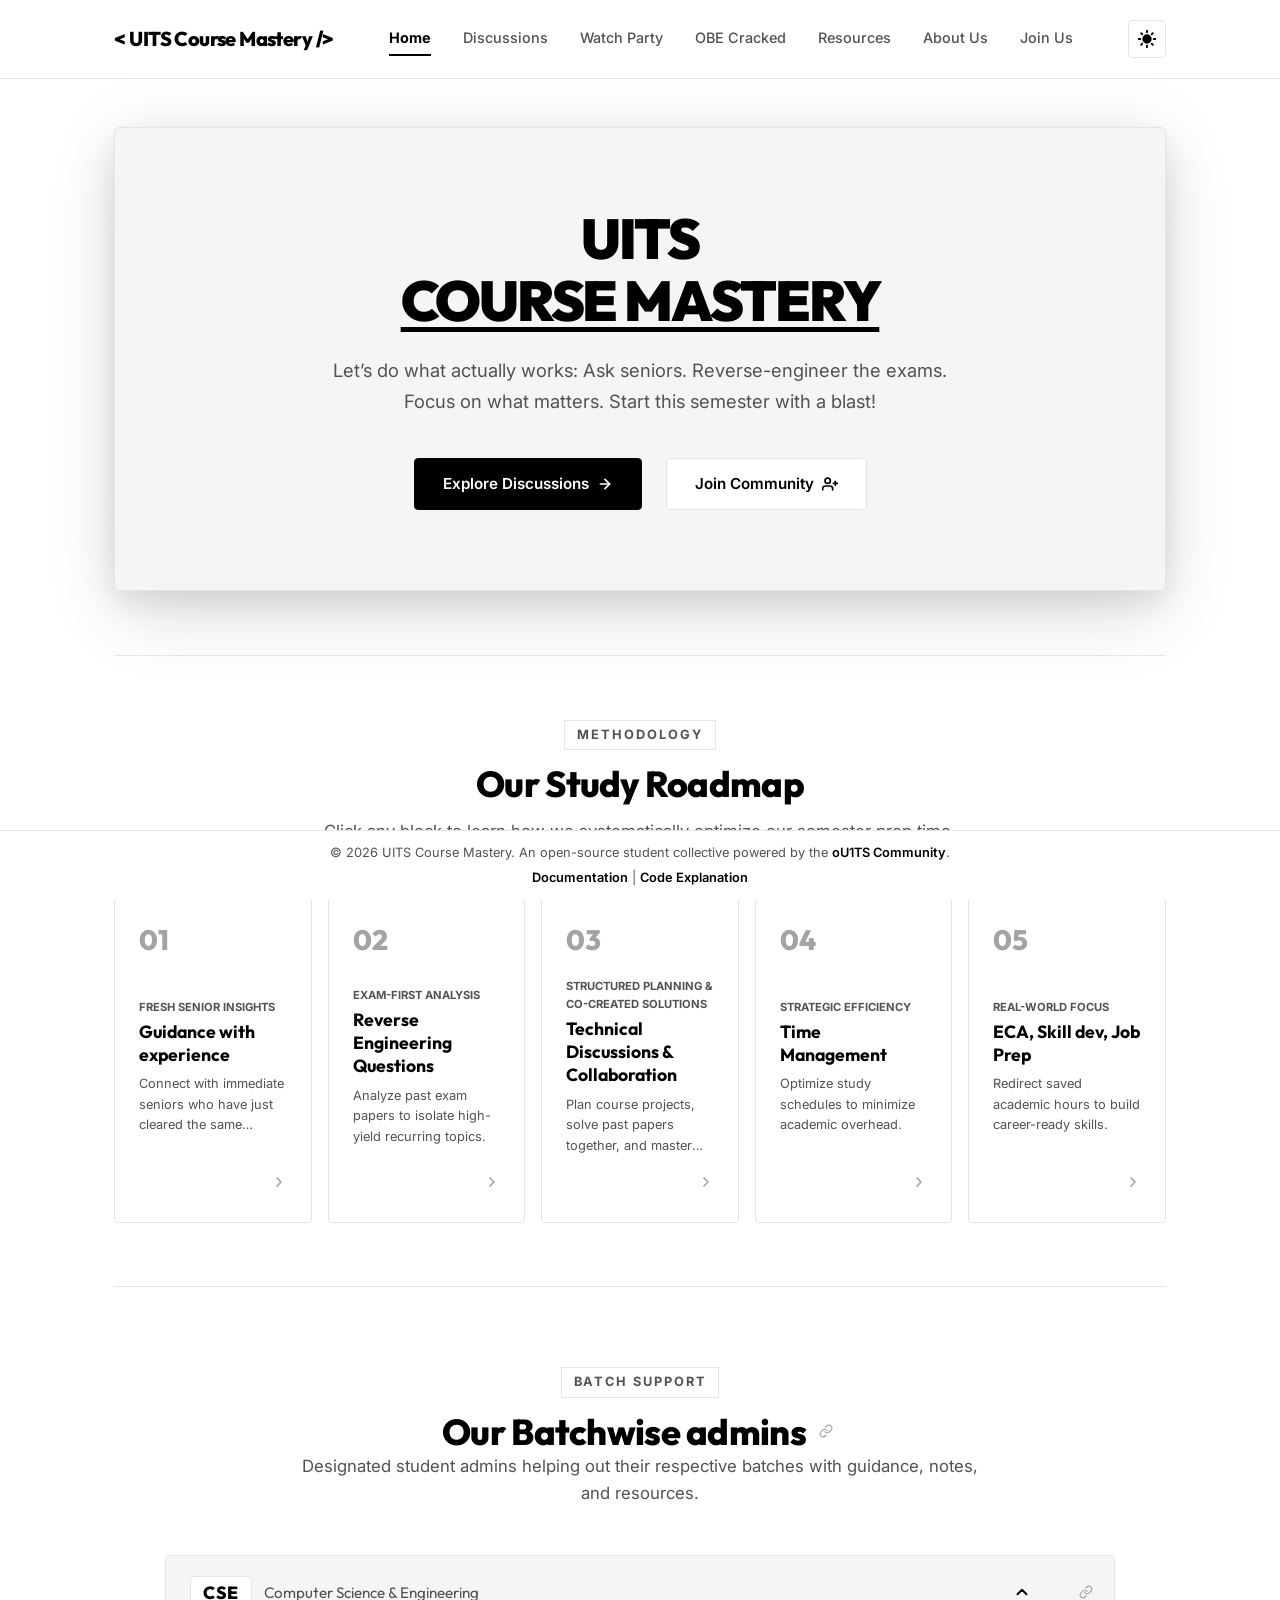
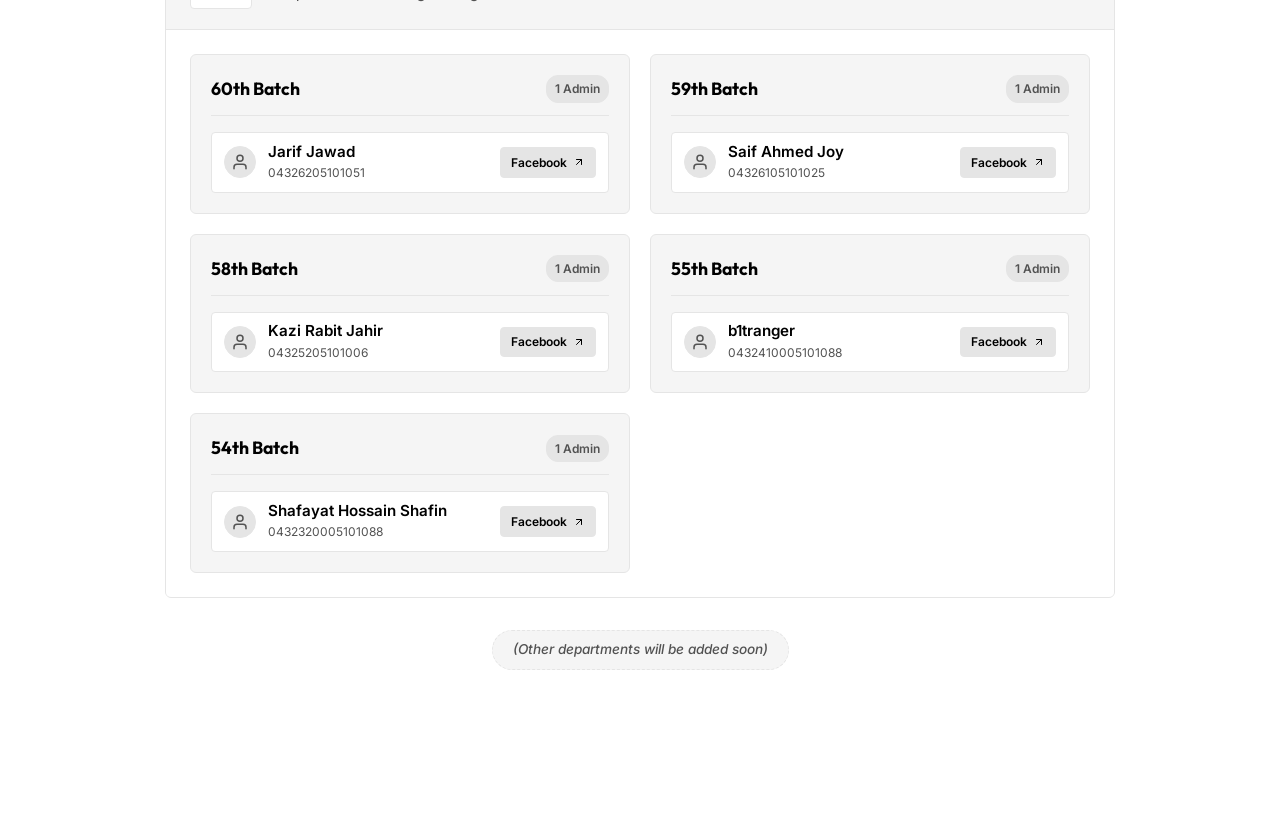
<file: index.html>
<!DOCTYPE html>
<html lang="en">

<head>
  <meta charset="UTF-8">
  <meta name="viewport" content="width=device-width, initial-scale=1.0">
  <meta name="description"
    content="UITS Course Mastery - A student-led community initiative under the oU1TS banner. Seniors guide juniors by reverse-engineering past exam papers to maximize study efficiency and focus on career skills.">
  <meta name="author" content="oU1TS Community">
  <title>UITS Course Mastery</title>

  <!-- Google Fonts: Outfit (headings) and Inter (body) -->
  <link rel="preconnect" href="https://fonts.googleapis.com">
  <link rel="preconnect" href="https://fonts.gstatic.com" crossorigin>
  <link
    href="https://fonts.googleapis.com/css2?family=Inter:wght@300;400;500;600;700&family=Outfit:wght@500;600;700;800;900&display=swap"
    rel="stylesheet">

  <!-- Custom CSS Stylesheet -->
  <link rel="stylesheet" href="style.css">
</head>

<body>
  <!-- Premium Header and Navigation -->
  <header class="header">
    <div class="header-container">
      <a href="#home" class="logo" aria-label="UITS Course Mastery Portal Home">
        <span class="logo-accent">&lt;</span>UITS Course Mastery<span class="logo-accent">/&gt;</span>
      </a>

      <!-- Navigation Drawer Links -->
      <nav class="nav" id="main-nav" aria-label="Main Navigation">
        <a href="#home" class="nav-link active" data-section="home">Home</a>
        <a href="#discussions" class="nav-link" data-section="discussions">Discussions</a>
        <a href="#watch-party" class="nav-link" data-section="watch-party">Watch Party</a>
        <a href="obe_cracked.html" class="nav-link">OBE Cracked</a>
        <a href="#resources" class="nav-link" data-section="resources">Resources</a>
        <a href="#about" class="nav-link" data-section="about">About Us</a>
        <a href="#join" class="nav-link" data-section="join">Join Us</a>
      </nav>

      <!-- Theme Switcher Control -->
      <button id="theme-toggle-btn" class="theme-toggle-btn" aria-label="Toggle Theme">
        <!-- Sun SVG (Vibrant Mode) -->
        <svg class="theme-icon sun-icon" viewBox="0 0 24 24" fill="none" stroke="currentColor" stroke-width="2.5"
          stroke-linecap="round" stroke-linejoin="round">
          <circle cx="12" cy="12" r="5"></circle>
          <line x1="12" y1="1" x2="12" y2="3"></line>
          <line x1="12" y1="21" x2="12" y2="23"></line>
          <line x1="4.22" y1="4.22" x2="5.64" y2="5.64"></line>
          <line x1="18.36" y1="18.36" x2="19.78" y2="19.78"></line>
          <line x1="1" y1="12" x2="3" y2="12"></line>
          <line x1="21" y1="12" x2="23" y2="12"></line>
          <line x1="4.22" y1="19.78" x2="5.64" y2="18.36"></line>
          <line x1="18.36" y1="5.64" x2="19.78" y2="4.22"></line>
        </svg>
        <!-- Moon SVG (Dark Mode Default) -->
        <svg class="theme-icon moon-icon" viewBox="0 0 24 24" fill="none" stroke="currentColor" stroke-width="2.5"
          stroke-linecap="round" stroke-linejoin="round">
          <path d="M21 12.79A9 9 0 1 1 11.21 3 7 7 0 0 0 21 12.79z"></path>
        </svg>
      </button>

      <!-- Mobile Hamburger Button Toggle -->
      <button class="mobile-menu-toggle" id="mobile-toggle" aria-label="Toggle Mobile Menu Menu" aria-expanded="false"
        aria-controls="main-nav">
        <span class="bar"></span>
        <span class="bar"></span>
        <span class="bar"></span>
      </button>
    </div>
  </header>

  <!-- Main SPA Rendering Container -->
  <main class="main-content" id="content-app">
    <!-- View content is injected here dynamically from render.js and app.js -->
  </main>

  <!-- Global Footer -->
  <footer class="footer">
    <div class="footer-container">
      <p>&copy; 2026 UITS Course Mastery. An open-source student collective powered by the <a
          href="https://ou1ts.github.io/" target="_blank" rel="noopener noreferrer">oU1TS Community</a>.</p>
      <p class="footer-links">

        <a href="render.html?file=documentation.md" rel="noopener noreferrer">Documentation</a> |
        <a href="render.html?file=explain.md" rel="noopener noreferrer">Code Explanation</a>
      </p>
    </div>
  </footer>

  <!-- Floating Overlay Roadmap Modal Window -->
  <div id="roadmap-modal" class="modal-overlay" aria-hidden="true" role="dialog">
    <div class="modal-wrapper">
      <div class="modal-header">
        <span id="modal-tag" class="modal-tag">Step Detail</span>
        <button id="modal-close-btn" class="modal-close-btn" aria-label="Close modal window">&times;</button>
      </div>
      <div class="modal-body">
        <h3 id="modal-title" class="modal-title">Step Title</h3>
        <p id="modal-description" class="modal-description">Deep purpose and description goes here...</p>
        <div id="modal-links" class="modal-links"></div>
      </div>
    </div>
  </div>

  <!-- Modal for selecting related lectures -->
  <div id="lecture-select-modal" class="modal-overlay" aria-hidden="true" role="dialog">
    <div class="modal-wrapper select-modal-wrapper" style="max-width: 450px;">
      <div class="modal-header">
        <span class="modal-tag">Multiple Lectures</span>
        <button id="lecture-modal-close-btn" class="modal-close-btn" aria-label="Close modal">&times;</button>
      </div>
      <div class="modal-body">
        <h3 class="modal-title" style="font-size: 1.4rem; margin-bottom: 0.5rem;">Select Related Lecture</h3>
        <p class="modal-description" style="margin-bottom: 1.5rem; font-size: 0.9rem;">This resource relates to multiple
          study sessions. Please choose one to view:</p>
        <div id="lecture-links-list" class="modal-links"
          style="flex-direction: column; align-items: stretch; margin-top: 0; padding-top: 0; border-top: none; gap: 0.75rem;">
          <!-- Links populated dynamically -->
        </div>
      </div>
    </div>
  </div>

  <!-- Modal for selecting notes when multiple exist -->
  <div id="notes-select-modal" class="modal-overlay" aria-hidden="true" role="dialog">
    <div class="modal-wrapper select-modal-wrapper" style="max-width: 480px;">
      <div class="modal-header">
        <span class="modal-tag">Multiple Notes</span>
        <button id="notes-modal-close-btn" class="modal-close-btn" aria-label="Close modal">&times;</button>
      </div>
      <div class="modal-body">
        <h3 id="notes-modal-title" class="modal-title" style="font-size: 1.4rem; margin-bottom: 0.5rem;">Select Lecture
          Notes</h3>
        <p class="modal-description" style="margin-bottom: 1.5rem; font-size: 0.9rem;">Multiple note files are available
          for this session. Please select one to view:</p>
        <div id="notes-links-list" class="modal-links"
          style="flex-direction: column; align-items: stretch; margin-top: 0; padding-top: 0; border-top: none; gap: 0.75rem;">
          <!-- Links populated dynamically -->
        </div>
      </div>
    </div>
  </div>

  <!-- SPA Router and Render Engines -->
  <script src="app.js"></script>
</body>

</html>
</file>
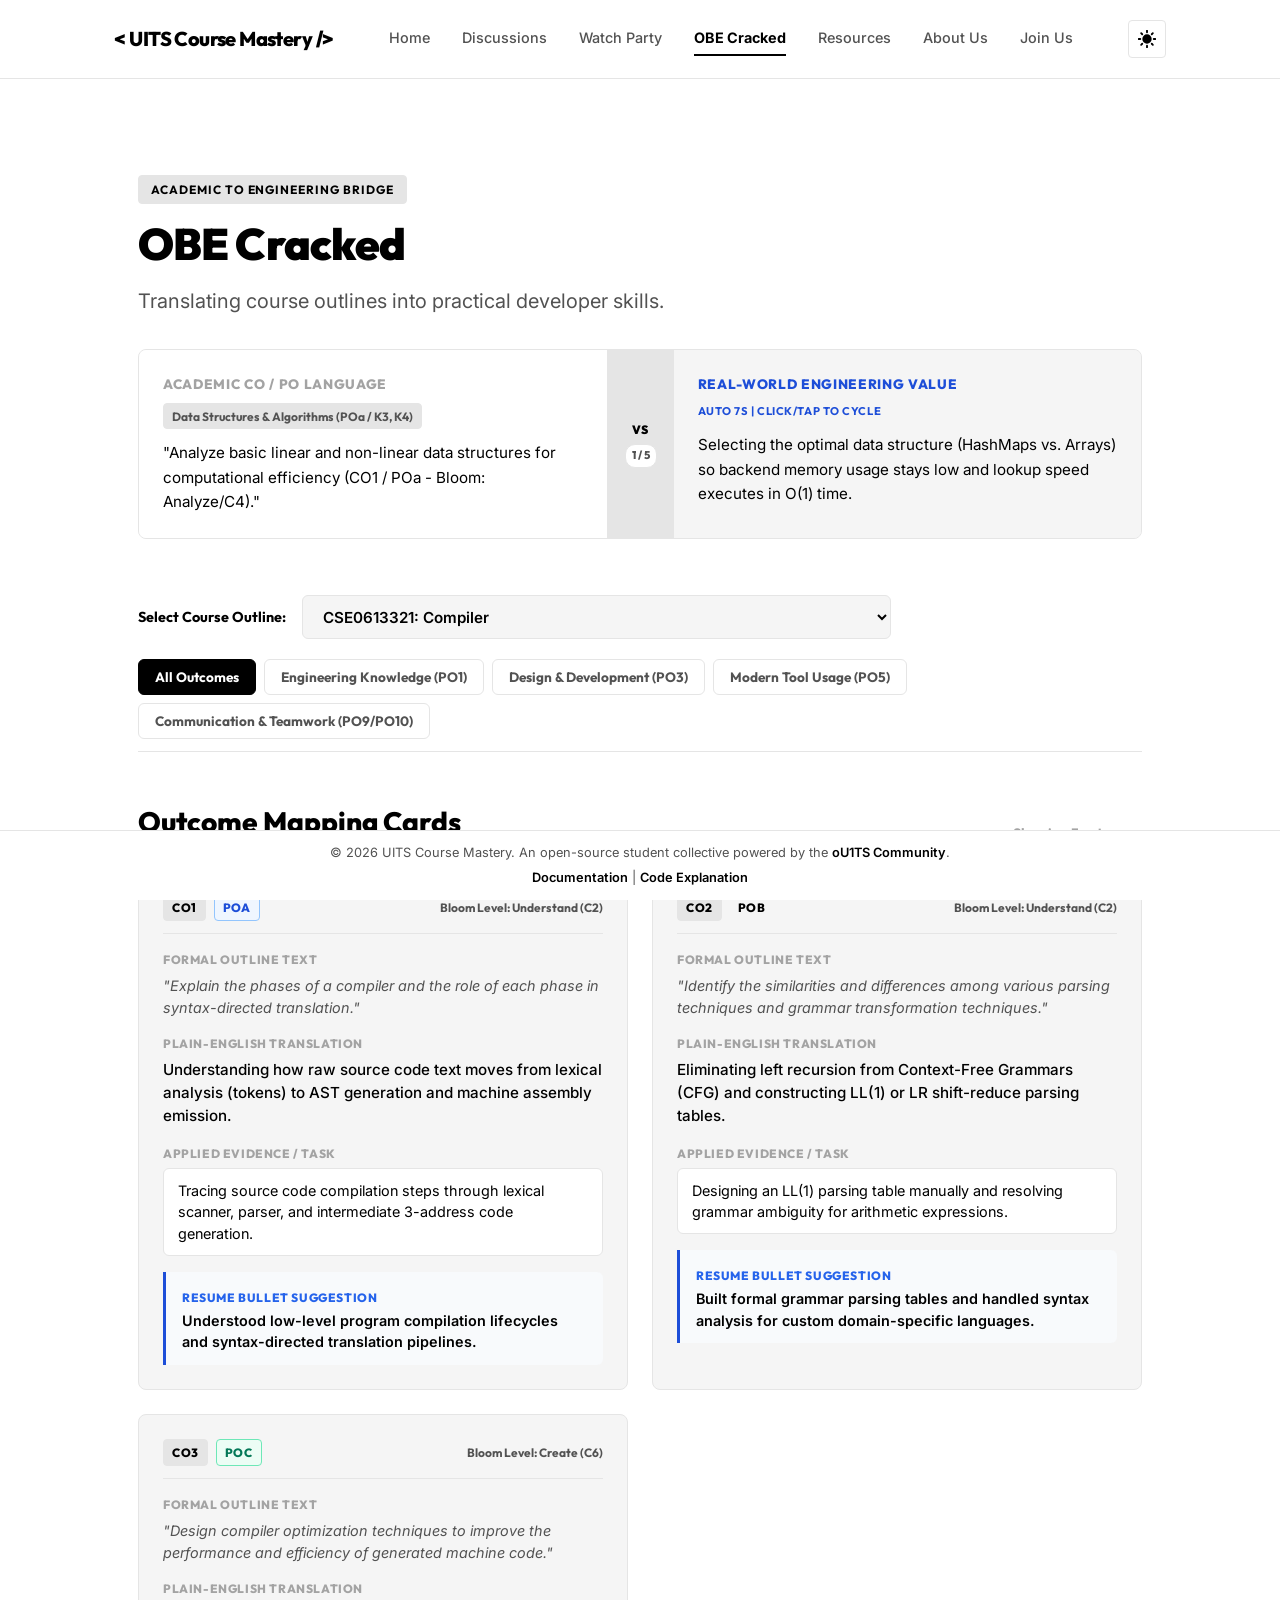
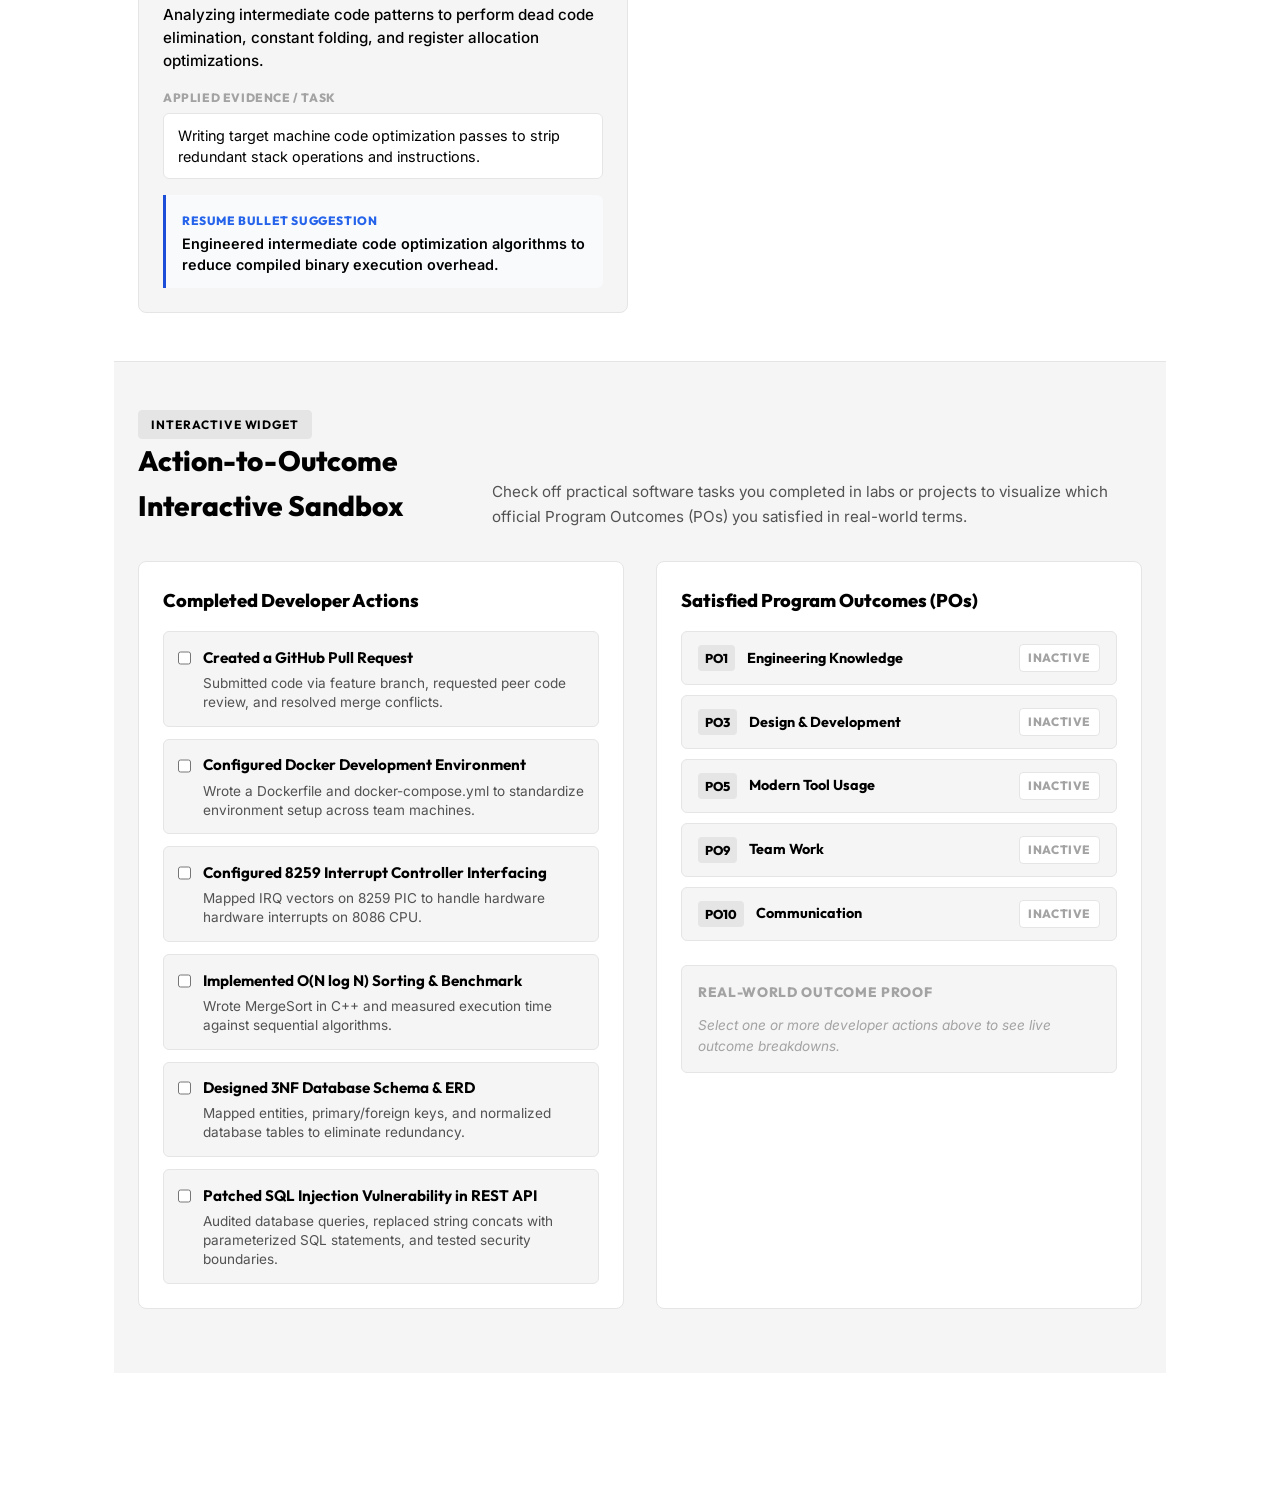
<file: obe_cracked.html>
<!DOCTYPE html>
<html lang="en">

<head>
  <meta charset="UTF-8">
  <meta name="viewport" content="width=device-width, initial-scale=1.0">
  <meta name="description"
    content="OBE Cracked - Translating academic Outcome-Based Education (CO/PO) course outlines into concrete software development practices and resume skills.">
  <meta name="author" content="oU1TS Community">
  <title>OBE Cracked | UITS Course Mastery</title>

  <!-- Google Fonts: Outfit (headings) and Inter (body) -->
  <link rel="preconnect" href="https://fonts.googleapis.com">
  <link rel="preconnect" href="https://fonts.gstatic.com" crossorigin>
  <link
    href="https://fonts.googleapis.com/css2?family=Inter:wght@300;400;500;600;700&family=Outfit:wght@500;600;700;800;900&display=swap"
    rel="stylesheet">

  <!-- Custom CSS Stylesheet -->
  <link rel="stylesheet" href="style.css">
</head>

<body>
  <!-- Header and Navigation -->
  <header class="header">
    <div class="header-container">
      <a href="index.html#home" class="logo" aria-label="UITS Course Mastery Portal Home">
        <span class="logo-accent">&lt;</span>UITS Course Mastery<span class="logo-accent">/&gt;</span>
      </a>

      <!-- Navigation Drawer Links -->
      <nav class="nav" id="main-nav" aria-label="Main Navigation">
        <a href="index.html#home" class="nav-link">Home</a>
        <a href="index.html#discussions" class="nav-link">Discussions</a>
        <a href="index.html#watch-party" class="nav-link">Watch Party</a>
        <a href="obe_cracked.html" class="nav-link active">OBE Cracked</a>
        <a href="index.html#resources" class="nav-link">Resources</a>
        <a href="index.html#about" class="nav-link">About Us</a>
        <a href="index.html#join" class="nav-link">Join Us</a>
      </nav>

      <!-- Theme Switcher Control -->
      <button id="theme-toggle-btn" class="theme-toggle-btn" aria-label="Toggle Theme">
        <!-- Sun SVG (Vibrant Mode) -->
        <svg class="theme-icon sun-icon" viewBox="0 0 24 24" fill="none" stroke="currentColor" stroke-width="2.5"
          stroke-linecap="round" stroke-linejoin="round">
          <circle cx="12" cy="12" r="5"></circle>
          <line x1="12" y1="1" x2="12" y2="3"></line>
          <line x1="12" y1="21" x2="12" y2="23"></line>
          <line x1="4.22" y1="4.22" x2="5.64" y2="5.64"></line>
          <line x1="18.36" y1="18.36" x2="19.78" y2="19.78"></line>
          <line x1="1" y1="12" x2="3" y2="12"></line>
          <line x1="21" y1="12" x2="23" y2="12"></line>
          <line x1="4.22" y1="19.78" x2="5.64" y2="18.36"></line>
          <line x1="18.36" y1="5.64" x2="19.78" y2="4.22"></line>
        </svg>
        <!-- Moon SVG (Dark Mode Default) -->
        <svg class="theme-icon moon-icon" viewBox="0 0 24 24" fill="none" stroke="currentColor" stroke-width="2.5"
          stroke-linecap="round" stroke-linejoin="round">
          <path d="M21 12.79A9 9 0 1 1 11.21 3 7 7 0 0 0 21 12.79z"></path>
        </svg>
      </button>

      <!-- Mobile Hamburger Button Toggle -->
      <button class="mobile-menu-toggle" id="mobile-toggle" aria-label="Toggle Mobile Menu" aria-expanded="false"
        aria-controls="main-nav">
        <span class="bar"></span>
        <span class="bar"></span>
        <span class="bar"></span>
      </button>
    </div>
  </header>

  <!-- Main OBE Cracked Container -->
  <main class="main-content" id="obe-app">
    <!-- Hero Section -->
    <section class="obe-hero-section">
      <div class="obe-hero-container">
        <span class="obe-badge">Academic to Engineering Bridge</span>
        <h1 class="obe-hero-title">OBE Cracked</h1>
        <p class="obe-hero-tagline">Translating course outlines into practical developer skills.</p>

        <!-- Interactive Narrative Contrast Box -->
        <div class="obe-narrative-box" id="obe-narrative-box" title="Click or tap to cycle comparison" tabindex="0"
          role="region" aria-label="Interactive Narrative Comparison Carousel">
          <div class="obe-narrative-column academic">
            <div class="obe-narrative-header">
              <span class="obe-narrative-label">Academic CO / PO Language</span>
              <span id="obe-narrative-context" class="obe-narrative-context">Data Structures &amp; Algorithms
                (PO1)</span>
            </div>
            <p id="obe-academic-text" class="obe-narrative-text">
              "Analyze basic linear and non-linear data structures for computational efficiency (CO1 / PO1 - Bloom:
              Analyze)."
            </p>
          </div>
          <div class="obe-narrative-divider">
            <span class="obe-vs-badge">VS</span>
            <span id="obe-narrative-counter" class="obe-narrative-counter">1 / 5</span>
          </div>
          <div class="obe-narrative-column engineering">
            <div class="obe-narrative-header">
              <span class="obe-narrative-label">Real-World Engineering Value</span>
              <span class="obe-cycle-hint" id="obe-cycle-hint">Auto 7s | Click/Tap to cycle</span>
            </div>
            <p id="obe-engineering-text" class="obe-narrative-text">
              Selecting the optimal data structure (HashMaps vs. Arrays) so backend memory usage stays low and lookup
              speed executes in O(1) time.
            </p>
          </div>
        </div>
      </div>
    </section>

    <!-- Course & Outcome Filters Section -->
    <section class="obe-filters-section">
      <div class="obe-filters-container">
        <div class="obe-course-selector-wrapper">
          <label for="obe-course-select" class="obe-filter-label">Select Course Outline:</label>
          <select id="obe-course-select" class="obe-course-select" aria-label="Select Course Outline">
            <!-- Dynamically populated from obe_data.json -->
          </select>
        </div>

        <!-- Category Tabs -->
        <div class="obe-category-tabs" role="tablist" aria-label="Outcome Category Filters">
          <button class="obe-filter-tab active" data-category="all" role="tab" aria-selected="true">All
            Outcomes</button>
          <button class="obe-filter-tab" data-category="PO1" role="tab" aria-selected="false">Engineering Knowledge
            (PO1)</button>
          <button class="obe-filter-tab" data-category="PO3" role="tab" aria-selected="false">Design &amp; Development
            (PO3)</button>
          <button class="obe-filter-tab" data-category="PO5" role="tab" aria-selected="false">Modern Tool Usage
            (PO5)</button>
          <button class="obe-filter-tab" data-category="PO9_PO10" role="tab" aria-selected="false">Communication &amp;
            Teamwork (PO9/PO10)</button>
        </div>
      </div>
    </section>

    <!-- Outcome Mapping Cards Grid Section -->
    <section class="obe-cards-section">
      <div class="obe-cards-container">
        <div class="obe-section-header">
          <h2 class="obe-section-title">Outcome Mapping Cards</h2>
          <span id="obe-cards-count" class="obe-cards-count">Showing 0 outcomes</span>
        </div>

        <div id="obe-outcome-cards-grid" class="obe-cards-grid">
          <!-- Dynamically populated cards -->
        </div>
      </div>
    </section>

    <!-- Action-to-Outcome Interactive Sandbox Section -->
    <section class="obe-sandbox-section" id="sandbox">
      <div class="obe-sandbox-container">
        <div class="obe-section-header">
          <div>
            <span class="obe-badge">Interactive Widget</span>
            <h2 class="obe-section-title">Action-to-Outcome Interactive Sandbox</h2>
          </div>
          <p class="obe-section-desc">
            Check off practical software tasks you completed in labs or projects to visualize which official Program
            Outcomes (POs) you satisfied in real-world terms.
          </p>
        </div>

        <div class="obe-sandbox-layout">
          <!-- Interactive Checklist -->
          <div class="obe-sandbox-checklist-wrapper">
            <h3 class="obe-sandbox-subtitle">Completed Developer Actions</h3>
            <div id="obe-sandbox-checklist" class="obe-sandbox-checklist">
              <!-- Dynamically populated from obe_data.json -->
            </div>
          </div>

          <!-- PO Satisfaction Dashboard -->
          <div class="obe-sandbox-dashboard-wrapper">
            <h3 class="obe-sandbox-subtitle">Satisfied Program Outcomes (POs)</h3>
            <div id="obe-sandbox-po-badges" class="obe-sandbox-po-badges">
              <div class="obe-po-status-card" data-po="PO1">
                <div class="obe-po-status-header">
                  <span class="obe-po-code">PO1</span>
                  <span class="obe-po-title">Engineering Knowledge</span>
                </div>
                <span class="obe-po-status-indicator">Inactive</span>
              </div>
              <div class="obe-po-status-card" data-po="PO3">
                <div class="obe-po-status-header">
                  <span class="obe-po-code">PO3</span>
                  <span class="obe-po-title">Design &amp; Development</span>
                </div>
                <span class="obe-po-status-indicator">Inactive</span>
              </div>
              <div class="obe-po-status-card" data-po="PO5">
                <div class="obe-po-status-header">
                  <span class="obe-po-code">PO5</span>
                  <span class="obe-po-title">Modern Tool Usage</span>
                </div>
                <span class="obe-po-status-indicator">Inactive</span>
              </div>
              <div class="obe-po-status-card" data-po="PO9">
                <div class="obe-po-status-header">
                  <span class="obe-po-code">PO9</span>
                  <span class="obe-po-title">Team Work</span>
                </div>
                <span class="obe-po-status-indicator">Inactive</span>
              </div>
              <div class="obe-po-status-card" data-po="PO10">
                <div class="obe-po-status-header">
                  <span class="obe-po-code">PO10</span>
                  <span class="obe-po-title">Communication</span>
                </div>
                <span class="obe-po-status-indicator">Inactive</span>
              </div>
            </div>

            <!-- Dynamic Explanations Log -->
            <div class="obe-sandbox-log-box">
              <h4 class="obe-log-title">Real-World Outcome Proof</h4>
              <div id="obe-sandbox-log-content" class="obe-log-content">
                <p class="obe-log-empty">Select one or more developer actions above to see live outcome breakdowns.</p>
              </div>
            </div>
          </div>
        </div>
      </div>
    </section>
  </main>

  <!-- Global Footer -->
  <footer class="footer">
    <div class="footer-container">
      <p>&copy; 2026 UITS Course Mastery. An open-source student collective powered by the <a
          href="https://ou1ts.github.io/" target="_blank" rel="noopener noreferrer">oU1TS Community</a>.</p>
      <p class="footer-links">

        <a href="render.html?file=documentation.md" rel="noopener noreferrer">Documentation</a> |
        <a href="render.html?file=explain.md" rel="noopener noreferrer">Code Explanation</a>
      </p>
    </div>
  </footer>

  <!-- Application Controller JS -->
  <script src="app.js"></script>
</body>

</html>
</file>
<file: style.css>
/* ==========================================================================
   UITS Course Mastery - Modern Minimalist Style System (Pure Black & White)
   ========================================================================== */

/* --- CSS Variables & Design Tokens (Dark Theme is Default) --- */
:root {
  --bg-primary: #000000;
  --bg-secondary: #0d0d0d;
  --bg-tertiary: #141414;
  --card-bg: #000000;
  --border-color: #262626;
  --border-hover: #525252;

  --text-primary: #ffffff;
  --text-secondary: #a3a3a3;
  --text-muted: #525252;

  --accent: #ffffff;
  --accent-inverse: #000000;

  --btn-primary-bg: #ffffff;
  --btn-primary-text: #000000;
  --btn-secondary-bg: #000000;
  --btn-secondary-text: #ffffff;

  --font-heading: 'Outfit', -apple-system, BlinkMacSystemFont, "Segoe UI", Roboto, sans-serif;
  --font-body: 'Inter', -apple-system, BlinkMacSystemFont, "Segoe UI", Roboto, sans-serif;

  --transition-speed: 0.25s;
  --container-max-width: 1100px;
  --hero-shadow: 0 0 50px rgba(255, 255, 255, 0.12), 0 20px 40px rgba(255, 255, 255, 0.06), 0 0 100px rgba(255, 255, 255, 0.04);
}

/* --- Light Theme Variables --- */
body.light-theme {
  --bg-primary: #ffffff;
  --bg-secondary: #f5f5f5;
  --bg-tertiary: #e5e5e5;
  --card-bg: #ffffff;
  --border-color: #e5e5e5;
  --border-hover: #737373;

  --text-primary: #000000;
  --text-secondary: #525252;
  --text-muted: #a3a3a3;

  --accent: #000000;
  --accent-inverse: #ffffff;

  --btn-primary-bg: #000000;
  --btn-primary-text: #ffffff;
  --btn-secondary-bg: #ffffff;
  --btn-secondary-text: #000000;
  --hero-shadow: 0 25px 70px rgba(0, 0, 0, 0.12), 0 10px 30px rgba(0, 0, 0, 0.08), 0 0 80px rgba(0, 0, 0, 0.06);
}

/* ==========================================================================
   Reset & Core Styles
   ========================================================================== */
* {
  margin: 0;
  padding: 0;
  box-sizing: border-box;
}

html {
  scroll-behavior: smooth;
  font-size: 16px;
  height: 100%;
}

body {
  background-color: var(--bg-primary);
  color: var(--text-primary);
  font-family: var(--font-body);
  line-height: 1.6;
  overflow-x: hidden;
  min-height: 100%;
  display: flex;
  flex-direction: column;
  transition: background-color var(--transition-speed) ease, color var(--transition-speed) ease;
}

a {
  color: inherit;
  text-decoration: none;
  transition: color var(--transition-speed) ease, border-color var(--transition-speed) ease;
}

button {
  background: none;
  border: none;
  cursor: pointer;
  font-family: inherit;
  color: inherit;
}

/* Custom Scrollbar */
::-webkit-scrollbar {
  width: 6px;
}

::-webkit-scrollbar-track {
  background: var(--bg-primary);
}

::-webkit-scrollbar-thumb {
  background: var(--border-color);
}

::-webkit-scrollbar-thumb:hover {
  background: var(--border-hover);
}

/* ==========================================================================
   Typography & Helpers
   ========================================================================== */
.accent-text {
  color: var(--accent);
  text-decoration: underline;
  text-underline-offset: 6px;
}

.section-header {
  text-align: center;
  max-width: 700px;
  margin: 0 auto 3rem auto;
}

.section-tag {
  font-size: 0.8rem;
  font-weight: 700;
  text-transform: uppercase;
  letter-spacing: 0.15em;
  color: var(--text-secondary);
  border: 1px solid var(--border-color);
  padding: 4px 12px;
  display: inline-block;
  margin-bottom: 0.75rem;
}

.section-title {
  font-family: var(--font-heading);
  font-size: 2.25rem;
  font-weight: 800;
  line-height: 1.2;
  margin-bottom: 0.75rem;
  letter-spacing: -0.02em;
}

.section-desc {
  color: var(--text-secondary);
  font-size: 1.05rem;
}

.section-divider {
  height: 1px;
  background-color: var(--border-color);
  margin: 4rem 0;
  width: 100%;
}

.fade-in {
  animation: fadeIn 0.4s ease-out forwards;
}

@keyframes fadeIn {
  from {
    opacity: 0;
    transform: translateY(15px);
  }

  to {
    opacity: 1;
    transform: translateY(0);
  }
}

/* ==========================================================================
   Header & Navigation
   ========================================================================== */
.header {
  position: sticky;
  top: 0;
  z-index: 100;
  background-color: var(--bg-primary);
  border-bottom: 1px solid var(--border-color);
  transition: background-color var(--transition-speed) ease, border-color var(--transition-speed) ease;
}

.header-container {
  max-width: var(--container-max-width);
  margin: 0 auto;
  padding: 1.25rem 1.5rem;
  display: flex;
  align-items: center;
  justify-content: space-between;
}

.logo {
  font-family: var(--font-heading);
  font-size: 1.25rem;
  font-weight: 800;
  letter-spacing: -0.03em;
  display: flex;
  align-items: center;
  gap: 0.25rem;
}

.logo-accent {
  font-weight: 900;
}

.nav {
  display: flex;
  align-items: center;
  gap: 2rem;
  overflow-x: auto;
  scrollbar-width: none;        /* Firefox */
  -ms-overflow-style: none;     /* IE/Edge */
  scroll-behavior: smooth;
}

.nav::-webkit-scrollbar {
  display: none;                /* Chrome/Safari */
}

.nav-link {
  font-size: 0.9rem;
  font-weight: 500;
  color: var(--text-secondary);
  padding: 0.25rem 0;
  border-bottom: 2px solid transparent;
  transition: all var(--transition-speed) ease;
}

.nav-link:hover,
.nav-link.active {
  color: var(--text-primary);
  font-weight: 700;
  border-color: var(--text-primary);
}

/* Theme Toggle Switch */
.theme-toggle-btn {
  width: 38px;
  height: 38px;
  border-radius: 4px;
  border: 1px solid var(--border-color);
  display: flex;
  align-items: center;
  justify-content: center;
  transition: border-color var(--transition-speed) ease, background-color var(--transition-speed) ease;
}

.theme-toggle-btn:hover {
  border-color: var(--border-hover);
  background-color: var(--bg-secondary);
}

.theme-icon {
  width: 18px;
  height: 18px;
  fill: currentColor;
}

.sun-icon {
  display: none;
}

body.light-theme .sun-icon {
  display: block;
}

body.light-theme .moon-icon {
  display: none;
}

/* Mobile Toggle Hamburger */
.mobile-menu-toggle {
  display: none;
  flex-direction: column;
  justify-content: space-between;
  width: 20px;
  height: 14px;
}

.mobile-menu-toggle .bar {
  width: 100%;
  height: 2px;
  background-color: var(--text-primary);
  transition: transform var(--transition-speed) ease, opacity var(--transition-speed) ease;
}

/* ==========================================================================
   Main Content Layout
   ========================================================================== */
.main-content {
  flex: 1;
  max-width: var(--container-max-width);
  width: 100%;
  margin: 0 auto;
  padding: 3rem 1.5rem 8rem 1.5rem;
}

/* ==========================================================================
   1. Home Section
   ========================================================================== */
.hero-wrapper {
  padding: 5rem 2rem;
  border: 1px solid var(--border-color);
  text-align: center;
  background-color: var(--bg-secondary);
  border-radius: 6px;
  box-shadow: var(--hero-shadow);
  transition: box-shadow var(--transition-speed) ease, border-color var(--transition-speed) ease, background-color var(--transition-speed) ease;
}

.hero-title {
  font-family: var(--font-heading);
  font-size: 3.5rem;
  font-weight: 900;
  line-height: 1.1;
  letter-spacing: -0.04em;
  margin-bottom: 1.5rem;
  text-transform: uppercase;
}

.hero-motto {
  color: var(--text-secondary);
  font-size: 1.15rem;
  max-width: 650px;
  margin: 0 auto 2.5rem auto;
  line-height: 1.7;
}

.hero-ctas {
  display: flex;
  align-items: center;
  justify-content: center;
  gap: 1.5rem;
}

/* Buttons */
.btn {
  display: inline-flex;
  align-items: center;
  gap: 0.5rem;
  padding: 0.8rem 1.75rem;
  border-radius: 4px;
  font-size: 0.95rem;
  font-weight: 600;
  border: 1px solid transparent;
  transition: all var(--transition-speed) ease;
}

.btn-primary {
  background-color: var(--btn-primary-bg);
  color: var(--btn-primary-text);
  border-color: var(--btn-primary-bg);
}

.btn-primary:hover {
  background-color: var(--bg-primary);
  color: var(--text-primary);
  border-color: var(--text-primary);
}

.btn-secondary {
  background-color: var(--btn-secondary-bg);
  color: var(--btn-secondary-text);
  border-color: var(--border-color);
}

.btn-secondary:hover {
  background-color: var(--accent);
  color: var(--accent-inverse);
  border-color: var(--accent);
}

.btn-icon {
  width: 16px;
  height: 16px;
  stroke-width: 2.5;
}

/* Roadmap Container & Bounce Animation */
.roadmap-container {
  will-change: transform;
}

.roadmap-container.bounce-active {
  animation: singleRoadmapBounce 0.8s cubic-bezier(0.25, 1, 0.5, 1);
}

@keyframes singleRoadmapBounce {
  0% {
    transform: translateY(0);
  }

  45% {
    transform: translateY(-12px);
  }

  100% {
    transform: translateY(0);
  }
}

/* Roadmap Grid */
.roadmap-grid {
  display: grid;
  grid-template-columns: repeat(5, 1fr);
  gap: 1rem;
  position: relative;
}

.roadmap-block {
  border: 1px solid var(--border-color);
  background-color: var(--bg-primary);
  padding: 1.5rem;
  border-radius: 4px;
  cursor: pointer;
  transition: all var(--transition-speed) ease;
  display: flex;
  flex-direction: column;
  justify-content: space-between;
  min-height: 220px;
}

.roadmap-block:hover,
.roadmap-block:focus {
  border-color: var(--border-hover);
  background-color: var(--bg-secondary);
  transform: translateY(-4px);
}

.roadmap-step-num {
  font-family: var(--font-heading);
  font-size: 1.75rem;
  font-weight: 800;
  color: var(--text-muted);
  margin-bottom: 1rem;
}

.roadmap-block:hover .roadmap-step-num {
  color: var(--text-primary);
}

.roadmap-step-subtitle {
  font-size: 0.7rem;
  font-weight: 700;
  text-transform: uppercase;
  color: var(--text-secondary);
  display: block;
  margin-bottom: 0.25rem;
}

.roadmap-step-title {
  font-family: var(--font-heading);
  font-size: 1.1rem;
  font-weight: 700;
  line-height: 1.3;
  margin-bottom: 0.5rem;
}

.roadmap-step-summary {
  font-size: 0.8rem;
  color: var(--text-secondary);
  display: -webkit-box;
  -webkit-line-clamp: 3;
  -webkit-box-orient: vertical;
  overflow: hidden;
}

.roadmap-step-arrow {
  margin-top: 1rem;
  align-self: flex-end;
  color: var(--text-muted);
  transition: transform var(--transition-speed) ease, color var(--transition-speed) ease;
}

.roadmap-block:hover .roadmap-step-arrow {
  transform: translateX(4px);
  color: var(--text-primary);
}

.roadmap-step-arrow svg {
  width: 16px;
  height: 16px;
}

/* ==========================================================================
   2. Discussions Page
   ========================================================================== */
.discussions-grid {
  display: grid;
  grid-template-columns: repeat(auto-fill, minmax(320px, 1fr));
  gap: 1.5rem;
}

.discussion-card {
  border: 1px solid var(--border-color);
  background-color: var(--bg-primary);
  padding: 1.75rem;
  border-radius: 4px;
  display: flex;
  flex-direction: column;
  transition: all var(--transition-speed) ease;
}

.discussion-card:hover {
  border-color: var(--border-hover);
  background-color: var(--bg-secondary);
  transform: translateY(-2px);
}

.card-header {
  margin-bottom: 1rem;
}

.semester-tag {
  font-size: 0.75rem;
  font-weight: 700;
  text-transform: uppercase;
  letter-spacing: 0.05em;
  padding: 3px 8px;
  border: 1px solid var(--border-color);
  color: var(--text-secondary);
  border-radius: 20px;
}

.discussion-card:hover .semester-tag {
  border-color: var(--text-primary);
  color: var(--text-primary);
}

.course-name {
  font-family: var(--font-heading);
  font-size: 1.35rem;
  font-weight: 700;
  line-height: 1.3;
  margin-bottom: 0.75rem;
}

.instructor-name {
  color: var(--text-secondary);
  font-size: 0.9rem;
  margin-bottom: 1.75rem;
}

.card-actions {
  display: flex;
  flex-wrap: wrap;
  gap: 0.75rem;
  margin-top: auto;
  border-top: 1px solid var(--border-color);
  padding-top: 1.25rem;
}

.card-btn {
  display: inline-flex;
  align-items: center;
  gap: 0.4rem;
  font-size: 0.8rem;
  font-weight: 600;
  padding: 0.5rem 1rem;
  border: 1px solid var(--border-color);
  border-radius: 4px;
  background-color: var(--bg-primary);
  color: var(--text-secondary);
  transition: all var(--transition-speed) ease;
}

.card-btn:hover {
  border-color: var(--text-primary);
  color: var(--text-primary);
  background-color: var(--bg-secondary);
}

.card-btn svg {
  width: 14px;
  height: 14px;
}

/* ==========================================================================
   3. Resources Page
   ========================================================================== */
.resources-container {
  display: flex;
  flex-direction: column;
  gap: 3rem;
}

.resource-category-section {
  border: 1px solid var(--border-color);
  padding: 2rem;
  border-radius: 4px;
  background-color: var(--bg-secondary);
}

.category-heading {
  font-family: var(--font-heading);
  font-size: 1.6rem;
  font-weight: 800;
  margin-bottom: 0.5rem;
  text-transform: uppercase;
  letter-spacing: -0.01em;
}

.category-desc {
  color: var(--text-secondary);
  font-size: 0.95rem;
  margin-bottom: 1.5rem;
  max-width: 800px;
}

.resources-grid {
  display: grid;
  grid-template-columns: repeat(auto-fill, minmax(280px, 1fr));
  gap: 1.25rem;
}

.resource-card {
  border: 1px solid var(--border-color);
  background-color: var(--bg-primary);
  padding: 1.5rem;
  border-radius: 4px;
  display: flex;
  flex-direction: column;
  transition: all var(--transition-speed) ease;
}

.resource-card:hover {
  border-color: var(--border-hover);
  background-color: var(--bg-secondary);
}

.resource-title {
  font-family: var(--font-heading);
  font-size: 1.15rem;
  font-weight: 700;
  margin-bottom: 0.5rem;
}

.resource-desc {
  color: var(--text-secondary);
  font-size: 0.85rem;
  margin-bottom: 1.25rem;
  line-height: 1.5;
}

.resource-link {
  display: inline-flex;
  align-items: center;
  gap: 0.4rem;
  font-size: 0.85rem;
  font-weight: 600;
  color: var(--text-primary);
  margin-top: auto;
  border-bottom: 1px dashed var(--border-color);
  align-self: flex-start;
  padding-bottom: 2px;
}

.resource-link:hover {
  border-color: var(--text-primary);
}

.resource-link svg {
  width: 12px;
  height: 12px;
  transition: transform var(--transition-speed) ease;
}

.resource-link:hover svg {
  transform: translate(2px, -2px);
}

/* ==========================================================================
   4. About Us Page
   ========================================================================== */
.about-content {
  display: grid;
  grid-template-columns: 1.2fr 1.8fr;
  gap: 2.5rem;
  align-items: start;
}

.about-vision-block {
  border: 1px solid var(--border-color);
  background-color: var(--bg-secondary);
  padding: 2.5rem;
  border-radius: 4px;
}

.about-main-desc {
  font-size: 1.05rem;
  line-height: 1.7;
  color: var(--text-primary);
  margin-bottom: 2rem;
}

.community-link {
  width: 100%;
  justify-content: center;
}

.about-points-grid {
  display: grid;
  grid-template-columns: 1fr;
  gap: 1.25rem;
}

.about-point-card {
  border: 1px solid var(--border-color);
  padding: 1.75rem;
  border-radius: 4px;
  background-color: var(--bg-primary);
}

.point-title {
  font-family: var(--font-heading);
  font-size: 1.25rem;
  font-weight: 700;
  margin-bottom: 0.5rem;
}

.point-desc {
  color: var(--text-secondary);
  font-size: 0.9rem;
  line-height: 1.6;
}

/* ==========================================================================
   5. Join Us Page
   ========================================================================== */
.join-container {
  display: grid;
  grid-template-columns: 1.7fr 1.3fr;
  gap: 2.5rem;
}

.join-steps-timeline {
  display: flex;
  flex-direction: column;
  gap: 1.25rem;
}

.join-step-card {
  display: flex;
  gap: 1.25rem;
  border: 1px solid var(--border-color);
  background-color: var(--bg-primary);
  padding: 1.75rem;
  border-radius: 4px;
}

.join-step-number {
  font-family: var(--font-heading);
  font-size: 2rem;
  font-weight: 800;
  line-height: 1;
  color: var(--text-muted);
}

.join-step-title {
  font-family: var(--font-heading);
  font-size: 1.2rem;
  font-weight: 700;
  margin-bottom: 0.5rem;
}

.join-step-desc {
  color: var(--text-secondary);
  font-size: 0.9rem;
  line-height: 1.6;
}

.join-channels-panel {
  display: flex;
  flex-direction: column;
  gap: 1.5rem;
}

.channel-card {
  border: 1px solid var(--border-color);
  padding: 2rem;
  border-radius: 4px;
  background-color: var(--bg-secondary);
  display: flex;
  flex-direction: column;
}

.channel-card h3 {
  font-family: var(--font-heading);
  font-size: 1.35rem;
  font-weight: 800;
  margin-bottom: 0.5rem;
  text-transform: uppercase;
}

.channel-card p {
  color: var(--text-secondary);
  font-size: 0.9rem;
  margin-bottom: 1.5rem;
}

.channel-link {
  display: inline-flex;
  align-items: center;
  justify-content: center;
  gap: 0.5rem;
  padding: 0.75rem 1.5rem;
  font-size: 0.9rem;
  font-weight: 600;
  border-radius: 4px;
  transition: all var(--transition-speed) ease;
  border: 1px solid var(--text-primary);
}

.btn-fb {
  background-color: var(--text-primary);
  color: var(--accent-inverse);
}

.btn-fb:hover {
  background-color: var(--bg-primary);
  color: var(--text-primary);
}

.btn-wa {
  background-color: var(--bg-primary);
  color: var(--text-primary);
}

.btn-wa:hover {
  background-color: var(--text-primary);
  color: var(--accent-inverse);
}

.btn-discord {
  background-color: var(--bg-primary);
  color: var(--text-primary);
}

.btn-discord:hover {
  background-color: var(--text-primary);
  color: var(--accent-inverse);
}

.privacy-disclaimer {
  display: flex;
  gap: 1rem;
  padding: 1.25rem;
  border: 1px solid var(--border-color);
  background-color: var(--bg-secondary);
  border-radius: 4px;
  margin-top: 1.5rem;
  align-items: flex-start;
  width: 100%;
}

.privacy-icon {
  width: 20px;
  height: 20px;
  flex-shrink: 0;
  stroke: var(--text-primary);
}

.privacy-text {
  font-size: 0.85rem;
  color: var(--text-secondary);
  line-height: 1.5;
}

.privacy-text strong {
  color: var(--text-primary);
}

/* ==========================================================================
   Global Footer
   ========================================================================== */
.footer {
  position: fixed;
  bottom: 0;
  left: 0;
  right: 0;
  z-index: 100;
  border-top: 1px solid var(--border-color);
  background-color: var(--bg-primary);
  padding: 0.75rem 1.5rem;
  transition: border-color var(--transition-speed) ease, background-color var(--transition-speed) ease;
}

.footer-container {
  max-width: var(--container-max-width);
  margin: 0 auto;
  text-align: center;
  font-size: 0.8rem;
  color: var(--text-secondary);
}

.footer-container a {
  color: var(--text-primary);
  font-weight: 600;
}

.footer-container a:hover {
  text-decoration: underline;
}

.footer-links {
  margin-top: 0.25rem;
}

/* ==========================================================================
   Overlay Modal window
   ========================================================================== */
.modal-overlay {
  position: fixed;
  top: 0;
  left: 0;
  width: 100%;
  height: 100%;
  z-index: 1000;
  background-color: rgba(0, 0, 0, 0.8);
  backdrop-filter: blur(4px);
  display: flex;
  align-items: center;
  justify-content: center;
  opacity: 0;
  pointer-events: none;
  transition: opacity 0.25s ease;
  padding: 1.5rem;
}

body.light-theme .modal-overlay {
  background-color: rgba(255, 255, 255, 0.8);
}

.modal-overlay.open {
  opacity: 1;
  pointer-events: auto;
}

.modal-wrapper {
  background-color: var(--bg-primary);
  border: 1px solid var(--border-color);
  width: 100%;
  max-width: min(800px, calc(100vw - 3rem));
  border-radius: 4px;
  box-shadow: 0 20px 50px rgba(0, 0, 0, 0.5);
  transform: translateY(20px);
  transition: transform 0.25s ease;
  overflow: hidden;
  box-sizing: border-box;
}

body.light-theme .modal-wrapper {
  box-shadow: 0 20px 50px rgba(0, 0, 0, 0.1);
}

.modal-overlay.open .modal-wrapper {
  transform: translateY(0);
}

.modal-header {
  padding: 1.5rem;
  border-bottom: 1px solid var(--border-color);
  display: flex;
  align-items: center;
  justify-content: space-between;
}

.modal-tag {
  font-size: 0.7rem;
  font-weight: 700;
  text-transform: uppercase;
  color: var(--text-secondary);
  border: 1px solid var(--border-color);
  padding: 2px 8px;
  border-radius: 20px;
}

.modal-close-btn {
  font-size: 1.5rem;
  line-height: 1;
  color: var(--text-secondary);
  transition: color var(--transition-speed) ease;
}

.modal-close-btn:hover {
  color: var(--text-primary);
}

.modal-body {
  padding: 2rem 1.5rem;
  overflow: hidden;
  box-sizing: border-box;
  width: 100%;
}

.modal-title {
  font-family: var(--font-heading);
  font-size: 1.75rem;
  font-weight: 800;
  line-height: 1.25;
  margin-bottom: 1rem;
}

.modal-description {
  color: var(--text-secondary);
  font-size: 0.95rem;
  line-height: 1.7;
}

.modal-links {
  display: flex;
  flex-wrap: wrap;
  gap: 0.75rem;
  margin-top: 1.5rem;
  border-top: 1px solid var(--border-color);
  padding-top: 1.25rem;
  width: 100%;
  max-width: 100%;
  min-width: 0;
  box-sizing: border-box;
}

.modal-link {
  font-size: 0.85rem;
  padding: 0.6rem 1.2rem;
}

/* Card Links (for About Features & Join Instructions) */
.card-links {
  display: flex;
  flex-wrap: wrap;
  gap: 0.75rem;
  margin-top: 1rem;
  border-top: 1px solid var(--border-color);
  padding-top: 0.75rem;
}

.card-link {
  display: inline-flex;
  align-items: center;
  gap: 0.3rem;
  font-size: 0.8rem;
  font-weight: 600;
  color: var(--text-primary);
  border-bottom: 1px dashed var(--border-color);
  padding-bottom: 1px;
}

.card-link:hover {
  border-color: var(--text-primary);
}

/* Course & Root Accordion Dropdown Styles */
.root-discussions-container {
  display: flex;
  flex-direction: column;
  gap: 2.5rem;
  max-width: 950px;
  margin: 0 auto;
}

.root-accordion-item {
  border: 1px solid var(--border-color);
  border-radius: 4px;
  background-color: var(--bg-primary);
  overflow: visible;
  transition: border-color var(--transition-speed) ease;
  position: relative;
  z-index: 1;
}

.root-accordion-item:hover {
  border-color: var(--border-hover);
}

.root-accordion-header {
  width: 100%;
  padding: 1.5rem 1.75rem;
  display: flex;
  align-items: center;
  justify-content: space-between;
  text-align: left;
  background: var(--bg-secondary);
  font-family: var(--font-heading);
  font-size: 1.45rem;
  font-weight: 800;
  cursor: pointer;
  border: none;
  color: var(--text-primary);
  position: relative;
  z-index: 2;
  overflow: visible !important;
}

.root-title-text {
  flex: 1;
}

.root-count,
.lectures-count {
  position: absolute;
  top: 1rem;
  right: 0.5rem;
  transform: translateY(-50%);
  font-family: var(--font-heading);
  font-size: 0.75rem;
  font-weight: 800;
  line-height: 1;
  color: var(--text-primary);
  background-color: var(--bg-primary);
  border: 1px solid var(--border-color);
  padding: 4px 8px;
  border-radius: 12px;
  box-shadow: 0 2px 6px rgba(0, 0, 0, 0.2);
  z-index: 50;
}

.root-accordion-header[aria-expanded="true"] .accordion-arrow {
  transform: rotate(180deg);
}

.root-accordion-content {
  max-height: 0;
  overflow: clip;
  transition: max-height 0.3s cubic-bezier(0.4, 0, 0.2, 1);
  padding: 0;
  border-bottom-left-radius: 4px;
  border-bottom-right-radius: 4px;
  position: relative;
  z-index: 3;
}

.root-accordion-header[aria-expanded="true"]+.root-accordion-content {
  border-top: 1px solid var(--border-color);
  padding: 1.5rem;
  overflow: visible !important;
}

.topics-accordion,
.courses-accordion {
  display: flex;
  flex-direction: column;
  gap: 1.5rem;
  max-width: 100%;
  margin: 0;
  position: relative;
  z-index: 4;
}

.topic-accordion-item,
.course-accordion-item {
  border: 1px solid var(--border-color);
  border-radius: 4px;
  background-color: var(--bg-secondary);
  overflow: visible !important;
  transition: border-color var(--transition-speed) ease;
  position: relative;
  z-index: 5;
}

.topic-accordion-item:hover,
.course-accordion-item:hover {
  border-color: var(--border-hover);
}

.topic-accordion-header,
.course-accordion-header {
  width: 100%;
  padding: 1.25rem 1.5rem;
  display: flex;
  align-items: center;
  justify-content: space-between;
  text-align: left;
  background: none;
  font-family: var(--font-heading);
  font-size: 1.25rem;
  font-weight: 700;
  cursor: pointer;
  border: none;
  color: var(--text-primary);
  position: relative;
  z-index: 6;
  overflow: visible !important;
}

.topic-title-text {
  flex: 1;
  text-align: center;
}

.course-title-text {
  flex: 1;
}

.accordion-arrow {
  width: 18px;
  height: 18px;
  transition: transform var(--transition-speed) ease;
}

.topic-accordion-header[aria-expanded="true"] .accordion-arrow,
.course-accordion-header[aria-expanded="true"] .accordion-arrow {
  transform: rotate(180deg);
}

.topic-accordion-content,
.course-accordion-content {
  max-height: 0;
  overflow: clip;
  transition: max-height 0.3s cubic-bezier(0.4, 0, 0.2, 1);
  border-top: 0px solid transparent;
  position: relative;
  z-index: 7;
}

.topic-accordion-header[aria-expanded="true"]+.topic-accordion-content,
.course-accordion-header[aria-expanded="true"]+.course-accordion-content {
  border-top: 1px solid var(--border-color);
  overflow: visible !important;
}

.lectures-grid {
  padding: 1.5rem;
  display: flex;
  flex-direction: column;
  gap: 1.25rem;
}

.discussion-accordion-item {
  border: 1px solid var(--border-color);
  background-color: var(--bg-primary);
  border-radius: 4px;
  overflow: visible !important;
  transition: border-color var(--transition-speed) ease;
}

.discussion-accordion-item:hover {
  border-color: var(--border-hover);
}

.discussion-accordion-header-wrapper {
  display: flex;
  align-items: flex-start;
  justify-content: space-between;
  padding: 1.25rem 1.5rem;
  position: relative;
}

.discussion-accordion-header {
  flex: 1;
  background: none;
  border: none;
  padding: 0 2.5rem 0 0;
  text-align: left;
  cursor: pointer;
  color: var(--text-primary);
  position: relative;
  font-family: inherit;
}

.discussion-header-meta {
  display: flex;
  align-items: center;
  gap: 0.5rem;
  margin-bottom: 0.6rem;
  flex-wrap: wrap;
}

.id-tag {
  font-size: 0.75rem;
  font-weight: 700;
  font-family: monospace;
  padding: 2px 8px;
  border: 1px solid var(--border-color);
  background-color: var(--bg-secondary);
  color: var(--text-secondary);
  border-radius: 4px;
}

.discussion-accordion-header .lecture-title {
  margin-bottom: 0.35rem;
}

.discussion-accordion-header .lecture-instructor {
  margin-bottom: 0;
}

.discussion-accordion-header .accordion-arrow {
  position: absolute;
  top: 0.2rem;
  right: 0.5rem;
  width: 18px;
  height: 18px;
  transition: transform var(--transition-speed) ease;
}

.discussion-accordion-header[aria-expanded="true"] .accordion-arrow {
  transform: rotate(180deg);
}

.discussion-accordion-content {
  max-height: 0;
  overflow: hidden;
  transition: max-height 0.3s cubic-bezier(0.4, 0, 0.2, 1);
  border-top: 0px solid transparent;
}

.discussion-accordion-item.expanded .discussion-accordion-content,
.discussion-accordion-header[aria-expanded="true"]+.discussion-accordion-content,
.discussion-accordion-header[aria-expanded="true"]~.discussion-accordion-content {
  border-top: 1px solid var(--border-color);
  overflow: visible !important;
}

.discussion-card-body {
  padding: 1.25rem 1.5rem;
  background-color: var(--bg-secondary);
  border-bottom-left-radius: 4px;
  border-bottom-right-radius: 4px;
}

/* Card Nested Description Dropdown Styles */
.card-desc-wrapper {
  margin-bottom: 1.25rem;
  border: 1px solid var(--border-color);
  border-radius: 4px;
  background-color: var(--bg-primary);
  overflow: hidden;
}

.card-desc-toggle {
  width: 100%;
  padding: 0.6rem 1rem;
  display: flex;
  align-items: center;
  justify-content: space-between;
  background: none;
  border: none;
  font-family: var(--font-body);
  font-size: 0.825rem;
  font-weight: 600;
  color: var(--text-secondary);
  cursor: pointer;
  transition: color var(--transition-speed) ease, background-color var(--transition-speed) ease;
}

.card-desc-toggle:hover {
  color: var(--text-primary);
  background-color: var(--bg-secondary);
}

.card-desc-toggle .accordion-arrow {
  width: 14px;
  height: 14px;
  transition: transform var(--transition-speed) ease;
}

.card-desc-toggle[aria-expanded="true"] .accordion-arrow {
  transform: rotate(180deg);
}

.card-desc-content {
  max-height: 0;
  overflow: hidden;
  transition: max-height 0.3s cubic-bezier(0.4, 0, 0.2, 1);
  border-top: 0px solid transparent;
}

.card-desc-toggle[aria-expanded="true"]+.card-desc-content {
  border-top: 1px solid var(--border-color);
  padding: 0.85rem 1rem;
  background-color: var(--bg-primary);
}

.card-desc-text {
  font-size: 0.85rem;
  line-height: 1.6;
  color: var(--text-secondary);
  margin: 0;
}

.lecture-title {
  font-family: var(--font-heading);
  font-size: 1.1rem;
  font-weight: 700;
  margin-bottom: 0.5rem;
}

.lecture-instructor {
  color: var(--text-secondary);
  font-size: 0.85rem;
  margin-bottom: 0.75rem;
}


/* Related Redirect Links in Resource Cards */
.related-link {
  color: var(--text-secondary);
}

.related-link:hover {
  color: var(--text-primary);
}

/* Highlight Flash Animation for Redirect Target */
.highlight-flash {
  animation: flash-highlight-animation 2s ease-out;
}

@keyframes flash-highlight-animation {
  0% {
    border-color: var(--text-primary);
    background-color: var(--border-color);
    box-shadow: 0 0 12px rgba(255, 255, 255, 0.25);
  }

  100% {
    border-color: var(--border-color);
    background-color: var(--bg-primary);
    box-shadow: none;
  }
}

/* ==========================================================================
   Skeleton Shimmer loaders
   ========================================================================== */
.skeleton-card {
  border: 1px solid var(--border-color);
  height: 220px;
  padding: 1.5rem;
  border-radius: 4px;
  background: linear-gradient(90deg,
      var(--bg-primary) 25%,
      var(--bg-secondary) 50%,
      var(--bg-primary) 75%);
  background-size: 200% 100%;
  animation: loading-shimmer 1.5s infinite;
  pointer-events: none;
}

@keyframes loading-shimmer {
  0% {
    background-position: 200% 0;
  }

  100% {
    background-position: -200% 0;
  }
}

.no-data {
  grid-column: 1 / -1;
  text-align: center;
  color: var(--text-secondary);
  padding: 3rem 0;
}

/* ==========================================================================
   Responsive Breakpoints & Media Queries
   ========================================================================== */

/* Tablet (1024px and below) */
@media (max-width: 1024px) {
  .roadmap-grid {
    grid-template-columns: repeat(3, 1fr);
  }
}

/* Mobile landscape (768px and below) */
@media (max-width: 768px) {
  .header-container {
    padding: 1rem 1.25rem;
  }

  .mobile-menu-toggle {
    display: flex;
    order: 3;
  }

  .nav {
    position: fixed;
    top: 59px;
    right: -100%;
    width: 260px;
    height: calc(100vh - 59px);
    background-color: var(--bg-primary);
    border-left: 1px solid var(--border-color);
    flex-direction: column;
    align-items: flex-start;
    padding: 2.5rem 1.5rem;
    gap: 1.5rem;
    transition: right var(--transition-speed) ease;
    z-index: 99;
  }

  .nav.open {
    right: 0;
  }

  /* Hamburger transform when menu is open */
  .mobile-menu-toggle.open .bar:nth-child(1) {
    transform: translateY(6px) rotate(45deg);
  }

  .mobile-menu-toggle.open .bar:nth-child(2) {
    opacity: 0;
  }

  .mobile-menu-toggle.open .bar:nth-child(3) {
    transform: translateY(-6px) rotate(-45deg);
  }

  .theme-toggle-btn {
    margin-left: auto;
    margin-right: 1rem;
    order: 2;
  }

  .hero-title {
    font-size: 2.5rem;
  }

  .hero-motto {
    font-size: 1rem;
  }

  .roadmap-grid {
    grid-template-columns: repeat(2, 1fr);
  }

  .about-content {
    grid-template-columns: 1fr;
  }

  .join-container {
    grid-template-columns: 1fr;
  }
}

/* Mobile Portrait (480px and below) */
@media (max-width: 480px) {
  .hero-wrapper {
    padding: 3rem 1rem;
  }

  .hero-title {
    font-size: 2.2rem;
  }

  .hero-ctas {
    flex-direction: column;
    width: 100%;
    gap: 0.75rem;
  }

  .hero-ctas .btn {
    width: 100%;
    justify-content: center;
  }

  .roadmap-grid {
    grid-template-columns: 1fr;
  }

  .discussions-grid {
    grid-template-columns: 1fr;
  }

  .resource-category-section {
    padding: 1.25rem;
  }

  .resources-grid {
    grid-template-columns: 1fr;
  }

  .about-vision-block {
    padding: 1.5rem;
  }
}



/* ==========================================================================
   Select Related Lecture Modal & Copy Link Button Styles
   ========================================================================== */

/* Related Lectures Selector */
.select-modal-link {
  display: flex;
  flex-direction: column;
  padding: 0.85rem 1.25rem;
  border: 1px solid var(--border-color);
  background-color: var(--bg-primary);
  border-radius: 4px;
  text-align: left;
  transition: all var(--transition-speed) ease;
  cursor: pointer;
  width: 100%;
  max-width: 100%;
  min-width: 0;
  box-sizing: border-box;
  overflow: hidden;
}

.select-modal-link:hover {
  border-color: var(--border-hover);
  background-color: var(--bg-secondary);
}

.select-modal-link .lecture-name {
  font-weight: 700;
  font-size: 0.95rem;
  color: var(--text-primary);
  margin-bottom: 0.25rem;
  white-space: nowrap;
  overflow: hidden;
  text-overflow: ellipsis;
  display: block;
  width: 100%;
  max-width: 100%;
  min-width: 0;
}

.select-modal-link .course-name-sub {
  font-size: 0.8rem;
  color: var(--text-secondary);
  white-space: nowrap;
  overflow: hidden;
  text-overflow: ellipsis;
  display: block;
  width: 100%;
  max-width: 100%;
  min-width: 0;
  word-break: break-all;
}

/* Copy ID Link Buttons */
.btn-copy-id {
  display: inline-flex;
  align-items: center;
  justify-content: center;
  width: 24px;
  height: 24px;
  border-radius: 4px;
  border: 1px solid transparent;
  color: var(--text-muted);
  cursor: pointer;
  transition: all var(--transition-speed) ease;
  background: none;
}

.btn-copy-id:hover {
  color: var(--text-primary);
  border-color: var(--border-color);
  background-color: var(--bg-secondary);
}

.copy-icon {
  width: 14px;
  height: 14px;
  stroke-width: 2;
  transition: transform 0.15s ease, color 0.15s ease;
}

.copy-icon.success {
  color: #10b981;
  /* Green checkmark */
}

.btn-copy-id.copy-success {
  border-color: rgba(16, 185, 129, 0.3);
  background-color: rgba(16, 185, 129, 0.05);
}

/* ==========================================================================
   OBE Cracked - Component & Page Styles (Pure Black & High Contrast)
   ========================================================================== */

/* OBE Hero Section */
.obe-hero-section {
  padding: 3rem 1.5rem 2rem;
  max-width: var(--container-max-width);
  margin: 0 auto;
}

.obe-hero-container {
  display: flex;
  flex-direction: column;
  align-items: flex-start;
  gap: 1rem;
}

.obe-badge {
  display: inline-block;
  font-family: var(--font-heading);
  font-size: 0.75rem;
  font-weight: 700;
  text-transform: uppercase;
  letter-spacing: 0.08em;
  padding: 0.25rem 0.75rem;
  border-radius: 4px;
  background-color: var(--bg-tertiary);
  color: var(--text-primary);
  border: 1px solid var(--border-color);
}

.obe-hero-title {
  font-family: var(--font-heading);
  font-size: 2.75rem;
  font-weight: 900;
  line-height: 1.1;
  color: var(--text-primary);
  letter-spacing: -0.02em;
}

.obe-hero-tagline {
  font-family: var(--font-body);
  font-size: 1.25rem;
  color: var(--text-secondary);
  max-width: 700px;
}

/* Narrative Box (Academic vs Real World) */
.obe-narrative-box {
  width: 100%;
  margin-top: 1rem;
  display: flex;
  flex-direction: row;
  align-items: stretch;
  background-color: var(--bg-secondary);
  border: 1px solid var(--border-color);
  border-radius: 8px;
  overflow: hidden;
  cursor: pointer;
  user-select: none;
  transition: border-color var(--transition-speed) ease;
}

.obe-narrative-box:hover,
.obe-narrative-box:focus {
  border-color: var(--border-hover);
  outline: none;
}

.obe-narrative-column {
  flex: 1;
  padding: 1.5rem;
}

.obe-narrative-column.academic {
  border-right: 1px solid var(--border-color);
  background-color: var(--bg-primary);
}

.obe-narrative-column.engineering {
  background-color: var(--bg-secondary);
}

.obe-narrative-header {
  display: flex;
  align-items: center;
  justify-content: space-between;
  gap: 0.5rem;
  margin-bottom: 0.75rem;
  flex-wrap: wrap;
}

.obe-narrative-label {
  font-family: var(--font-heading);
  font-size: 0.85rem;
  font-weight: 800;
  text-transform: uppercase;
  letter-spacing: 0.05em;
}

.obe-narrative-context {
  font-family: var(--font-heading);
  font-size: 0.75rem;
  font-weight: 700;
  color: var(--text-secondary);
  background-color: var(--bg-tertiary);
  padding: 0.15rem 0.5rem;
  border-radius: 4px;
  border: 1px solid var(--border-color);
}

.obe-cycle-hint {
  font-family: var(--font-heading);
  font-size: 0.7rem;
  font-weight: 700;
  color: #2563eb;
  text-transform: uppercase;
  letter-spacing: 0.05em;
}

body.light-theme .obe-cycle-hint {
  color: #1d4ed8;
}

.obe-narrative-column.academic .obe-narrative-label {
  color: var(--text-muted);
}

.obe-narrative-column.engineering .obe-narrative-label {
  color: #2563eb;
}

body.light-theme .obe-narrative-column.engineering .obe-narrative-label {
  color: #1d4ed8;
}

.obe-narrative-context,
.obe-narrative-text {
  transition: opacity 0.18s cubic-bezier(0.4, 0, 0.2, 1), transform 0.18s cubic-bezier(0.4, 0, 0.2, 1);
}

.obe-narrative-context.cycling,
.obe-narrative-text.cycling {
  opacity: 0;
  transform: translateY(-6px);
}

.obe-narrative-text {
  font-family: var(--font-body);
  font-size: 0.95rem;
  line-height: 1.6;
  color: var(--text-primary);
}

.obe-narrative-divider {
  display: flex;
  flex-direction: column;
  align-items: center;
  justify-content: center;
  gap: 0.35rem;
  padding: 0 1rem;
  font-family: var(--font-heading);
  font-size: 0.75rem;
  font-weight: 900;
  color: var(--text-muted);
  background-color: var(--bg-tertiary);
  border-left: 1px solid var(--border-color);
  border-right: 1px solid var(--border-color);
}

.obe-vs-badge {
  font-weight: 900;
  letter-spacing: 0.05em;
  color: var(--text-primary);
}

.obe-narrative-counter {
  font-size: 0.7rem;
  font-weight: 800;
  color: var(--text-secondary);
  background-color: var(--bg-primary);
  padding: 2px 6px;
  border-radius: 10px;
  border: 1px solid var(--border-color);
  white-space: nowrap;
}

/* OBE Filters Section */
.obe-filters-section {
  padding: 1.5rem 1.5rem;
  max-width: var(--container-max-width);
  margin: 0 auto;
}

.obe-filters-container {
  display: flex;
  flex-direction: column;
  gap: 1.25rem;
}

.obe-course-selector-wrapper {
  display: flex;
  align-items: center;
  gap: 1rem;
}

.obe-filter-label {
  font-family: var(--font-heading);
  font-size: 0.9rem;
  font-weight: 700;
  color: var(--text-primary);
  white-space: nowrap;
}

.obe-course-select {
  padding: 0.65rem 1rem;
  font-family: var(--font-body);
  font-size: 0.95rem;
  font-weight: 600;
  color: var(--text-primary);
  background-color: var(--bg-secondary);
  border: 1px solid var(--border-color);
  border-radius: 6px;
  cursor: pointer;
  outline: none;
  min-width: 280px;
  transition: border-color var(--transition-speed) ease;
}

.obe-course-select:hover,
.obe-course-select:focus {
  border-color: var(--border-hover);
}

/* Category Filter Tabs */
.obe-category-tabs {
  display: flex;
  flex-wrap: wrap;
  gap: 0.5rem;
  border-bottom: 1px solid var(--border-color);
  padding-bottom: 0.75rem;
}

.obe-filter-tab {
  padding: 0.5rem 1rem;
  font-family: var(--font-heading);
  font-size: 0.85rem;
  font-weight: 700;
  color: var(--text-secondary);
  background-color: var(--bg-primary);
  border: 1px solid var(--border-color);
  border-radius: 6px;
  cursor: pointer;
  transition: all var(--transition-speed) ease;
}

.obe-filter-tab:hover {
  color: var(--text-primary);
  border-color: var(--border-hover);
}

.obe-filter-tab.active {
  color: var(--bg-primary);
  background-color: var(--text-primary);
  border-color: var(--text-primary);
}

/* Outcome Mapping Cards Section */
.obe-cards-section {
  padding: 1.5rem 1.5rem 3rem;
  max-width: var(--container-max-width);
  margin: 0 auto;
}

.obe-cards-container {
  display: flex;
  flex-direction: column;
  gap: 1.5rem;
}

.obe-section-header {
  display: flex;
  align-items: flex-end;
  justify-content: space-between;
  gap: 1rem;
}

.obe-section-title {
  font-family: var(--font-heading);
  font-size: 1.75rem;
  font-weight: 800;
  color: var(--text-primary);
}

.obe-section-desc {
  font-family: var(--font-body);
  font-size: 0.95rem;
  color: var(--text-secondary);
  margin-top: 0.5rem;
  max-width: 650px;
}

.obe-cards-count {
  font-family: var(--font-heading);
  font-size: 0.85rem;
  font-weight: 700;
  color: var(--text-muted);
}

.obe-cards-grid {
  display: grid;
  grid-template-columns: repeat(auto-fill, minmax(480px, 1fr));
  gap: 1.5rem;
}

/* Individual Outcome Card */
.obe-card {
  background-color: var(--bg-secondary);
  border: 1px solid var(--border-color);
  border-radius: 8px;
  padding: 1.5rem;
  display: flex;
  flex-direction: column;
  gap: 1rem;
  transition: border-color var(--transition-speed) ease;
}

.obe-card:hover {
  border-color: var(--border-hover);
}

.obe-card-header {
  display: flex;
  align-items: center;
  justify-content: space-between;
  gap: 0.75rem;
  border-bottom: 1px solid var(--border-color);
  padding-bottom: 0.75rem;
}

.obe-card-badge-group {
  display: flex;
  align-items: center;
  gap: 0.5rem;
}

.obe-tag {
  font-family: var(--font-heading);
  font-size: 0.75rem;
  font-weight: 800;
  padding: 0.2rem 0.5rem;
  border-radius: 4px;
  letter-spacing: 0.05em;
  text-transform: uppercase;
}

.obe-tag-co {
  background-color: var(--bg-tertiary);
  color: var(--text-primary);
  border: 1px solid var(--border-color);
}

.obe-tag-po1 {
  background-color: #1e3a8a;
  color: #93c5fd;
  border: 1px solid #2563eb;
}

.obe-tag-po3 {
  background-color: #064e3b;
  color: #6ee7b7;
  border: 1px solid #059669;
}

.obe-tag-po5 {
  background-color: #4c1d95;
  color: #c4b5fd;
  border: 1px solid #7c3aed;
}

.obe-tag-po9_po10 {
  background-color: #78350f;
  color: #fde68a;
  border: 1px solid #d97706;
}

body.light-theme .obe-tag-po1 {
  background-color: #eff6ff;
  color: #1d4ed8;
  border-color: #93c5fd;
}

body.light-theme .obe-tag-po3 {
  background-color: #ecfdf5;
  color: #047857;
  border-color: #6ee7b7;
}

body.light-theme .obe-tag-po5 {
  background-color: #f5f3ff;
  color: #6d28d9;
  border-color: #c4b5fd;
}

body.light-theme .obe-tag-po9_po10 {
  background-color: #fffbeb;
  color: #b45309;
  border-color: #fde68a;
}

.obe-bloom-tag {
  font-family: var(--font-heading);
  font-size: 0.75rem;
  font-weight: 700;
  color: var(--text-secondary);
}

.obe-card-block {
  display: flex;
  flex-direction: column;
  gap: 0.35rem;
}

.obe-block-label {
  font-family: var(--font-heading);
  font-size: 0.75rem;
  font-weight: 800;
  text-transform: uppercase;
  letter-spacing: 0.05em;
  color: var(--text-muted);
}

.obe-formal-text {
  font-family: var(--font-body);
  font-size: 0.9rem;
  line-height: 1.5;
  color: var(--text-secondary);
  font-style: italic;
}

.obe-practical-text {
  font-family: var(--font-body);
  font-size: 0.95rem;
  line-height: 1.5;
  color: var(--text-primary);
  font-weight: 500;
}

.obe-applied-text {
  font-family: var(--font-body);
  font-size: 0.9rem;
  line-height: 1.5;
  color: var(--text-primary);
  background-color: var(--bg-primary);
  padding: 0.65rem 0.85rem;
  border: 1px solid var(--border-color);
  border-radius: 6px;
}

.obe-resume-box {
  background-color: var(--bg-primary);
  border-left: 3px solid #2563eb;
  padding: 0.75rem 1rem;
  border-radius: 0 6px 6px 0;
}

body.light-theme .obe-resume-box {
  border-left-color: #1d4ed8;
  background-color: #f8fafc;
}

.obe-resume-text {
  font-family: var(--font-body);
  font-size: 0.9rem;
  line-height: 1.5;
  color: var(--text-primary);
  font-weight: 600;
}

/* Sandbox Section */
.obe-sandbox-section {
  padding: 3rem 1.5rem 4rem;
  background-color: var(--bg-secondary);
  border-top: 1px solid var(--border-color);
}

.obe-sandbox-container {
  max-width: var(--container-max-width);
  margin: 0 auto;
  display: flex;
  flex-direction: column;
  gap: 2rem;
}

.obe-sandbox-layout {
  display: grid;
  grid-template-columns: 1fr 1fr;
  gap: 2rem;
}

.obe-sandbox-subtitle {
  font-family: var(--font-heading);
  font-size: 1.15rem;
  font-weight: 800;
  color: var(--text-primary);
  margin-bottom: 1rem;
}

.obe-sandbox-checklist-wrapper,
.obe-sandbox-dashboard-wrapper {
  background-color: var(--bg-primary);
  border: 1px solid var(--border-color);
  border-radius: 8px;
  padding: 1.5rem;
}

.obe-sandbox-checklist {
  display: flex;
  flex-direction: column;
  gap: 0.75rem;
}

.obe-task-item {
  display: flex;
  align-items: flex-start;
  gap: 0.75rem;
  padding: 0.85rem;
  background-color: var(--bg-secondary);
  border: 1px solid var(--border-color);
  border-radius: 6px;
  cursor: pointer;
  transition: all var(--transition-speed) ease;
}

.obe-task-item:hover {
  border-color: var(--border-hover);
}

.obe-task-checkbox {
  margin-top: 0.2rem;
  width: 18px;
  height: 18px;
  accent-color: #2563eb;
  cursor: pointer;
}

.obe-task-content {
  display: flex;
  flex-direction: column;
  gap: 0.25rem;
}

.obe-task-title {
  font-family: var(--font-heading);
  font-size: 0.95rem;
  font-weight: 700;
  color: var(--text-primary);
}

.obe-task-desc {
  font-family: var(--font-body);
  font-size: 0.85rem;
  color: var(--text-secondary);
  line-height: 1.4;
}

/* PO Status Cards Dashboard */
.obe-sandbox-po-badges {
  display: flex;
  flex-direction: column;
  gap: 0.65rem;
  margin-bottom: 1.5rem;
}

.obe-po-status-card {
  display: flex;
  align-items: center;
  justify-content: space-between;
  padding: 0.75rem 1rem;
  background-color: var(--bg-secondary);
  border: 1px solid var(--border-color);
  border-radius: 6px;
  transition: all var(--transition-speed) ease;
}

.obe-po-status-card.active {
  border-color: #2563eb;
  background-color: rgba(37, 99, 235, 0.08);
}

body.light-theme .obe-po-status-card.active {
  border-color: #1d4ed8;
  background-color: #eff6ff;
}

.obe-po-status-header {
  display: flex;
  align-items: center;
  gap: 0.75rem;
}

.obe-po-code {
  font-family: var(--font-heading);
  font-size: 0.8rem;
  font-weight: 800;
  padding: 0.15rem 0.45rem;
  border-radius: 4px;
  background-color: var(--bg-tertiary);
  color: var(--text-primary);
}

.obe-po-title {
  font-family: var(--font-heading);
  font-size: 0.9rem;
  font-weight: 700;
  color: var(--text-primary);
}

.obe-po-status-indicator {
  font-family: var(--font-heading);
  font-size: 0.75rem;
  font-weight: 800;
  text-transform: uppercase;
  letter-spacing: 0.05em;
  padding: 0.2rem 0.5rem;
  border-radius: 4px;
  color: var(--text-muted);
  background-color: var(--bg-primary);
  border: 1px solid var(--border-color);
}

.obe-po-status-card.active .obe-po-status-indicator {
  color: #2563eb;
  border-color: #2563eb;
  background-color: var(--bg-primary);
}

body.light-theme .obe-po-status-card.active .obe-po-status-indicator {
  color: #1d4ed8;
  border-color: #1d4ed8;
}

/* Log Box */
.obe-sandbox-log-box {
  background-color: var(--bg-secondary);
  border: 1px solid var(--border-color);
  border-radius: 6px;
  padding: 1rem;
}

.obe-log-title {
  font-family: var(--font-heading);
  font-size: 0.85rem;
  font-weight: 800;
  text-transform: uppercase;
  letter-spacing: 0.05em;
  color: var(--text-muted);
  margin-bottom: 0.75rem;
}

.obe-log-content {
  font-family: var(--font-body);
  font-size: 0.85rem;
  line-height: 1.5;
  color: var(--text-secondary);
  display: flex;
  flex-direction: column;
  gap: 0.5rem;
}

.obe-log-empty {
  font-style: italic;
  color: var(--text-muted);
}

.obe-log-item {
  padding: 0.5rem;
  background-color: var(--bg-primary);
  border-left: 2px solid #2563eb;
  border-radius: 0 4px 4px 0;
  color: var(--text-primary);
}

/* Responsive Media Queries for OBE */
@media (max-width: 900px) {
  .obe-sandbox-layout {
    grid-template-columns: 1fr;
  }

  .obe-cards-grid {
    grid-template-columns: 1fr;
  }

  .obe-narrative-box {
    flex-direction: column;
  }

  .obe-narrative-column.academic {
    border-right: none;
    border-bottom: 1px solid var(--border-color);
  }

  .obe-narrative-divider {
    padding: 0.5rem;
    border-left: none;
    border-right: none;
    border-top: 1px solid var(--border-color);
    border-bottom: 1px solid var(--border-color);
  }
}

/* ==========================================================================
   Homepage Batchwise Admins Dropdown Styles
   ========================================================================== */
.admins-container {
  max-width: 950px;
  margin: 0 auto;
  padding: 1rem 0;
}

.admins-dropdown-wrapper {
  display: flex;
  flex-direction: column;
  gap: 1.5rem;
}

.departments-accordion {
  display: flex;
  flex-direction: column;
  gap: 1rem;
}

.dept-accordion-item {
  border: 1px solid var(--border-color);
  border-radius: 6px;
  background-color: var(--bg-secondary);
  overflow: hidden;
  transition: border-color var(--transition-speed) ease;
}

.dept-accordion-item:hover {
  border-color: var(--border-hover);
}

.dept-accordion-header {
  width: 100%;
  padding: 1.25rem 1.5rem;
  display: flex;
  align-items: center;
  justify-content: space-between;
  text-align: left;
  background: var(--bg-secondary);
  font-family: var(--font-heading);
  font-size: 1.25rem;
  font-weight: 700;
  cursor: pointer;
  border: none;
  color: var(--text-primary);
  transition: background-color var(--transition-speed) ease;
}

.dept-accordion-header:hover {
  background-color: var(--bg-tertiary);
}

.dept-header-info {
  display: flex;
  align-items: center;
  gap: 0.75rem;
}

.dept-name-tag {
  font-size: 1.1rem;
  font-weight: 800;
  letter-spacing: 0.05em;
  color: var(--text-primary);
  background-color: var(--bg-primary);
  border: 1px solid var(--border-color);
  padding: 0.25rem 0.75rem;
  border-radius: 4px;
}

.dept-full-name {
  font-size: 0.95rem;
  font-weight: 400;
  color: var(--text-secondary);
}

.dept-accordion-header[aria-expanded="true"] .accordion-arrow {
  transform: rotate(180deg);
}

.dept-accordion-content {
  max-height: 0;
  overflow: hidden;
  transition: max-height 0.35s cubic-bezier(0.4, 0, 0.2, 1);
  background-color: var(--bg-primary);
}

.dept-accordion-item.expanded .dept-accordion-content,
.dept-accordion-header[aria-expanded="true"] + .dept-accordion-content {
  border-top: 1px solid var(--border-color);
  padding: 1.5rem;
}

.dept-batches-grid {
  display: grid;
  grid-template-columns: repeat(auto-fill, minmax(380px, 1fr));
  gap: 1.25rem;
}

@media (max-width: 640px) {
  .dept-batches-grid {
    grid-template-columns: 1fr;
  }
  .dept-full-name {
    display: none;
  }
}

.batch-card {
  border: 1px solid var(--border-color);
  border-radius: 6px;
  background-color: var(--bg-secondary);
  padding: 1.25rem;
  display: flex;
  flex-direction: column;
  gap: 1rem;
  transition: border-color var(--transition-speed) ease;
}

.batch-card:hover {
  border-color: var(--border-hover);
}

.batch-card-header {
  display: flex;
  align-items: center;
  justify-content: space-between;
  padding-bottom: 0.75rem;
  border-bottom: 1px solid var(--border-color);
}

.batch-title {
  font-family: var(--font-heading);
  font-size: 1.1rem;
  font-weight: 700;
  color: var(--text-primary);
  margin: 0;
}

.batch-badge {
  font-size: 0.75rem;
  font-weight: 600;
  color: var(--text-secondary);
  background-color: var(--bg-tertiary);
  padding: 0.2rem 0.5rem;
  border-radius: 12px;
  border: 1px solid var(--border-color);
}

.batch-admins-list {
  display: flex;
  flex-direction: column;
  gap: 0.75rem;
}

.admin-member-card {
  display: flex;
  align-items: center;
  justify-content: space-between;
  gap: 0.75rem;
  padding: 0.6rem 0.75rem;
  border-radius: 4px;
  background-color: var(--bg-primary);
  border: 1px solid var(--border-color);
}

.admin-info {
  display: flex;
  align-items: center;
  gap: 0.75rem;
}

.admin-avatar-placeholder {
  width: 32px;
  height: 32px;
  border-radius: 50%;
  background-color: var(--bg-tertiary);
  border: 1px solid var(--border-color);
  display: flex;
  align-items: center;
  justify-content: center;
  color: var(--text-secondary);
  flex-shrink: 0;
}

.admin-avatar-placeholder svg {
  width: 18px;
  height: 18px;
}

.admin-details {
  display: flex;
  flex-direction: column;
}

.admin-name {
  font-size: 0.95rem;
  font-weight: 600;
  color: var(--text-primary);
  line-height: 1.2;
}

.admin-role {
  font-size: 0.75rem;
  color: var(--text-secondary);
  margin-top: 2px;
}

.admin-contact-btn {
  display: inline-flex;
  align-items: center;
  gap: 0.35rem;
  padding: 0.3rem 0.65rem;
  font-size: 0.75rem;
  font-weight: 600;
  color: var(--text-primary);
  background-color: var(--bg-tertiary);
  border: 1px solid var(--border-color);
  border-radius: 4px;
  text-decoration: none;
  transition: all var(--transition-speed) ease;
  flex-shrink: 0;
}

.admin-contact-btn:hover {
  background-color: var(--text-primary);
  color: var(--bg-primary);
  border-color: var(--text-primary);
}

.admin-contact-btn svg {
  width: 12px;
  height: 12px;
}

.admins-note {
  text-align: center;
  padding-top: 0.5rem;
}

.note-badge {
  display: inline-block;
  font-size: 0.85rem;
  font-weight: 500;
  font-style: italic;
  color: var(--text-secondary);
  background-color: var(--bg-secondary);
  border: 1px dashed var(--border-color);
  padding: 0.5rem 1.25rem;
  border-radius: 20px;
}


/* ==========================================================================
   6. Watch Party Page
   ========================================================================== */

/* Section heading shared */
.wp-section-heading {
  font-family: var(--font-heading);
  font-size: 1.3rem;
  font-weight: 800;
  margin-bottom: 1.25rem;
  letter-spacing: -0.01em;
  display: flex;
  align-items: baseline;
  gap: 0.5rem;
  flex-wrap: wrap;
}

.wp-schedule-note {
  font-family: var(--font-body);
  font-size: 0.85rem;
  font-weight: 400;
  color: var(--text-muted);
}

/* Playlists grid */
.wp-playlists-section {
  margin-bottom: 1rem;
}

.wp-playlists-grid {
  display: grid;
  grid-template-columns: repeat(auto-fill, minmax(220px, 1fr));
  gap: 1rem;
}

.wp-playlist-card {
  border: 1px solid var(--border-color);
  border-radius: 4px;
  background-color: var(--bg-secondary);
  padding: 1.25rem;
  display: flex;
  flex-direction: column;
  gap: 0.4rem;
  position: relative;
  transition: all var(--transition-speed) ease;
  text-decoration: none;
  overflow: hidden;
}

.wp-playlist-card:hover {
  border-color: var(--border-hover);
  background-color: var(--bg-tertiary);
  transform: translateY(-2px);
}

.wp-playlist-tag {
  font-size: 0.7rem;
  font-weight: 700;
  text-transform: uppercase;
  letter-spacing: 0.1em;
  color: var(--text-muted);
  margin-bottom: 0.2rem;
}

.wp-playlist-name {
  font-family: var(--font-heading);
  font-size: 1rem;
  font-weight: 800;
  color: var(--text-primary);
  line-height: 1.3;
}

.wp-playlist-author {
  font-size: 0.8rem;
  color: var(--text-secondary);
}

.wp-playlist-arrow {
  width: 14px;
  height: 14px;
  color: var(--text-muted);
  margin-top: auto;
  align-self: flex-end;
  transition: transform var(--transition-speed) ease, color var(--transition-speed) ease;
}

.wp-playlist-card:hover .wp-playlist-arrow {
  transform: translate(2px, -2px);
  color: var(--text-primary);
}

/* Schedule timeline — column-reverse so newest appears at top */
.wp-schedule-section {
  margin-top: 1rem;
}

.wp-schedule-timeline {
  display: flex;
  flex-direction: column-reverse;
  gap: 1.75rem;
  position: relative;
  padding-left: 1.5rem;
  border-left: 2px solid var(--border-color);
}

/* Each week row */
.wp-schedule-item {
  display: flex;
  flex-direction: column;
  gap: 0.75rem;
  position: relative;
}

/* Timeline dot */
.wp-schedule-item::before {
  content: '';
  position: absolute;
  left: -1.65rem;
  top: 0.6rem;
  width: 10px;
  height: 10px;
  border-radius: 50%;
  background-color: var(--border-hover);
  border: 2px solid var(--bg-primary);
  box-sizing: border-box;
}

.wp-week-label {
  display: flex;
  align-items: center;
  gap: 0.6rem;
  flex-wrap: wrap;
}

.wp-week-num {
  font-family: var(--font-heading);
  font-size: 0.75rem;
  font-weight: 800;
  text-transform: uppercase;
  letter-spacing: 0.1em;
  color: var(--text-muted);
}

.wp-week-date {
  font-size: 0.8rem;
  color: var(--text-secondary);
}

.wp-status-badge {
  font-size: 0.7rem;
  font-weight: 700;
  padding: 2px 8px;
  border-radius: 20px;
  border: 1px solid var(--border-color);
  color: var(--text-secondary);
  background-color: var(--bg-secondary);
}

.wp-status-live {
  color: #10b981;
  border-color: rgba(16, 185, 129, 0.4);
  background-color: rgba(16, 185, 129, 0.08);
}

.wp-status-past {
  color: var(--text-muted);
  border-color: var(--border-color);
}

.wp-status-upcoming {
  color: #60a5fa;
  border-color: rgba(96, 165, 250, 0.4);
  background-color: rgba(96, 165, 250, 0.06);
}

/* Episode row: thumbnail + info side by side */
.wp-episode-row {
  display: grid;
  grid-template-columns: 220px 1fr;
  gap: 1.25rem;
  border: 1px solid var(--border-color);
  border-radius: 4px;
  background-color: var(--bg-secondary);
  overflow: hidden;
  transition: border-color var(--transition-speed) ease;
}

.wp-schedule-item:hover .wp-episode-row {
  border-color: var(--border-hover);
}

/* Thumbnail */
.wp-thumbnail-link {
  display: block;
  position: relative;
  overflow: hidden;
  flex-shrink: 0;
  background-color: var(--bg-tertiary);
}

.wp-thumbnail-wrapper {
  position: relative;
  width: 100%;
  height: 100%;
  min-height: 128px;
}

.wp-thumbnail-img {
  width: 100%;
  height: 100%;
  object-fit: cover;
  display: block;
  transition: transform 0.4s ease;
}

.wp-thumbnail-link:hover .wp-thumbnail-img {
  transform: scale(1.04);
}

.wp-play-overlay {
  position: absolute;
  inset: 0;
  display: flex;
  align-items: center;
  justify-content: center;
  opacity: 0;
  transition: opacity var(--transition-speed) ease;
}

.wp-thumbnail-link:hover .wp-play-overlay {
  opacity: 1;
}

/* Episode info panel */
.wp-episode-info {
  padding: 1.1rem 1.25rem;
  display: flex;
  flex-direction: column;
  gap: 0.4rem;
}

.wp-episode-meta {
  display: flex;
  align-items: center;
  gap: 0.5rem;
  flex-wrap: wrap;
}

.wp-playlist-ref {
  font-size: 0.72rem;
  font-weight: 700;
  text-transform: uppercase;
  letter-spacing: 0.08em;
  color: var(--text-muted);
  border: 1px solid var(--border-color);
  padding: 1px 6px;
  border-radius: 3px;
  background-color: var(--bg-primary);
}

.wp-episode-num,
.wp-duration {
  font-size: 0.75rem;
  font-weight: 600;
  color: var(--text-secondary);
}

.wp-episode-num::before {
  content: '·';
  margin-right: 0.4rem;
  color: var(--text-muted);
}

.wp-duration::before {
  content: '·';
  margin-right: 0.4rem;
  color: var(--text-muted);
}

.wp-episode-title {
  font-family: var(--font-heading);
  font-size: 1.05rem;
  font-weight: 700;
  line-height: 1.3;
  margin: 0.25rem 0 0;
}

.wp-episode-title a {
  color: var(--text-primary);
  text-decoration: none;
  transition: color var(--transition-speed) ease;
}

.wp-episode-title a:hover {
  text-decoration: underline;
  text-underline-offset: 3px;
}

.wp-episode-desc {
  font-size: 0.85rem;
  color: var(--text-secondary);
  line-height: 1.6;
  margin-top: 0.3rem;
  display: -webkit-box;
  -webkit-line-clamp: 3;
  -webkit-box-orient: vertical;
  overflow: hidden;
}

/* Watch Party responsive */
@media (max-width: 700px) {
  .wp-episode-row {
    grid-template-columns: 1fr;
  }

  .wp-thumbnail-wrapper {
    min-height: 180px;
  }

  .wp-schedule-timeline {
    padding-left: 1rem;
  }
}

@media (max-width: 480px) {
  .wp-playlists-grid {
    grid-template-columns: 1fr 1fr;
  }
}
</file>
